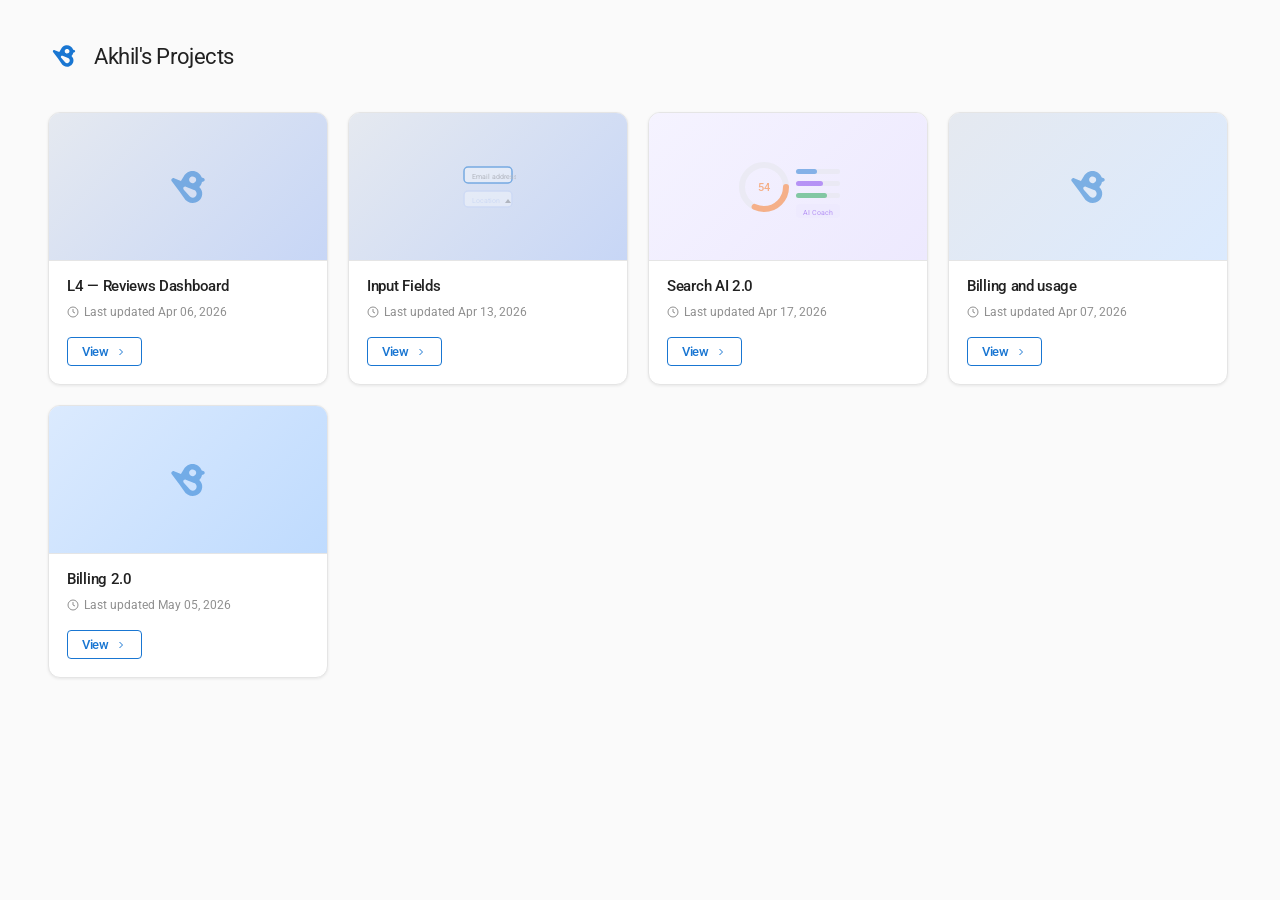
<file: index.html>
<!DOCTYPE html>
<html lang="en">
<head>
<meta charset="UTF-8"/>
<meta name="viewport" content="width=device-width, initial-scale=1.0"/>
<title>Akhil's Projects</title>
<link rel="preconnect" href="https://fonts.googleapis.com"/>
<link rel="preconnect" href="https://fonts.gstatic.com" crossorigin/>
<link rel="stylesheet" href="./ds-tokens.css"/>
<style>
*,*::before,*::after{box-sizing:border-box;margin:0;padding:0}
body{
  font-family:var(--ds-font-family);
  background:var(--ds-color-bg-page);
  min-height:100vh;
  color:var(--ds-color-text-primary);
}

/* ── HEADER ── */
.header{
  padding:40px 48px 0;
  display:flex;
  align-items:center;
  gap:14px;
}
.header-logo svg{display:block}
.header-title{
  font-size:22px;
  font-weight:400;
  letter-spacing:-0.44px;
  color:var(--ds-color-text-primary);
}

/* ── GRID ── */
.grid{
  padding:40px 48px 48px;
  display:flex;
  flex-wrap:wrap;
  gap:20px;
}

/* ── CARD ── */
.card{
  background:var(--ds-color-bg-surface);
  border:1px solid var(--ds-color-border);
  border-radius:var(--ds-radius-lg);
  width:280px;
  overflow:hidden;
  box-shadow:var(--ds-shadow-card);
  display:flex;
  flex-direction:column;
  transition:box-shadow 0.15s, border-color 0.15s;
}
.card:hover{
  box-shadow:0 4px 16px rgba(0,0,0,0.10);
  border-color:var(--ds-color-border-input);
}

.card-thumb{
  height:148px;
  background:var(--ds-color-rail-bg);
  display:flex;
  align-items:center;
  justify-content:center;
  border-bottom:1px solid var(--ds-color-border);
  overflow:hidden;
}
.card-thumb-l4{background:linear-gradient(135deg,#e5e9f0 0%,#c7d6f6 100%)}
.card-thumb-billing{background:linear-gradient(135deg,#e5e9f0 0%,#dbeafe 100%)}
.card-thumb svg{opacity:0.5}

.card-body{
  padding:16px 18px 18px;
  display:flex;
  flex-direction:column;
  gap:10px;
  flex:1;
}
.card-name{
  font-size:15px;
  font-weight:500;
  letter-spacing:-0.3px;
  color:var(--ds-color-text-primary);
}
.card-meta{
  font-size:12px;
  color:var(--ds-color-text-muted);
  letter-spacing:0;
  display:flex;
  align-items:center;
  gap:5px;
}
.card-meta svg{flex-shrink:0}

.card-footer{
  padding:0 18px 18px;
}
.view-btn{
  display:inline-flex;
  align-items:center;
  gap:6px;
  padding:6px 14px;
  border-radius:var(--ds-radius-sm);
  border:1px solid var(--ds-color-blue-100);
  background:transparent;
  font-size:13px;
  font-weight:500;
  letter-spacing:-0.26px;
  color:var(--ds-color-blue-100);
  cursor:pointer;
  text-decoration:none;
  font-family:var(--ds-font-family);
  transition:background 0.15s, color 0.15s;
}
.view-btn:hover{
  background:var(--ds-color-blue-100);
  color:#fff;
}
.view-btn svg{transition:stroke 0.15s}
.view-btn:hover svg{stroke:#fff}
</style>
</head>
<body>

  <header class="header">
    <div class="header-logo">
      <svg width="32" height="32" viewBox="0 0 28 28" fill="none" xmlns="http://www.w3.org/2000/svg">
        <path fill-rule="evenodd" clip-rule="evenodd" d="M17.6417 15.8029L17.6417 15.8027L17.6384 15.8014C17.5927 15.7816 17.5463 15.7632 17.4992 15.7463L12.7315 13.8611L12.7311 13.8618C12.6006 13.804 12.4564 13.7713 12.3044 13.7713C11.7231 13.7713 11.2518 14.2403 11.2518 14.8187C11.2518 15.0578 11.3332 15.2774 11.4688 15.4537L11.4681 15.4544L11.4764 15.4638C11.5005 15.4944 11.5259 15.524 11.5532 15.5517L14.9714 19.459L14.9715 19.4589C15.3977 19.9372 16.0196 20.2391 16.7125 20.2391C17.9972 20.2391 19.0387 19.2029 19.0387 17.9247C19.0387 16.9752 18.4638 16.1598 17.6417 15.8029M16.0713 7.92504C17.1523 7.58657 18.3171 8.14557 18.673 9.17345C19.0289 10.2013 18.4411 11.3088 17.36 11.6473C16.2791 11.9856 15.1142 11.4266 14.7583 10.3989C14.4025 9.37094 14.9903 8.26336 16.0713 7.92504M23.5537 9.17994C23.3965 8.95849 23.168 8.81665 22.9198 8.75419L22.9196 8.75053L21.9876 8.50627C21.9741 8.46262 21.9653 8.41842 21.9506 8.37481C20.9828 5.51383 17.8153 3.95809 14.8755 4.89999C13.3526 5.38783 12.1944 6.45242 11.5617 7.76098L9.87757 10.4368L5.88029 8.85972L5.87765 8.86265C5.62588 8.76042 5.33869 8.73796 5.05933 8.82742C4.44192 9.02534 4.10609 9.67275 4.30931 10.2738C4.33911 10.3616 4.38134 10.4416 4.42915 10.5168L4.4222 10.5248L8.59266 16.045C8.59643 16.05 8.59829 16.0555 8.60205 16.0603C8.60577 16.0655 8.61067 16.0695 8.61463 16.0746L11.5983 20.2565C12.9021 22.5847 15.7227 23.9859 18.4456 23.1135C21.3852 22.1718 22.984 19.089 22.0161 16.228C21.7148 15.3376 21.2002 14.5738 20.5458 13.9722C21.3708 13.1844 21.9306 12.1679 22.1398 11.0647L23.0412 10.8043L23.0406 10.7945C23.1205 10.7643 23.1987 10.7278 23.2723 10.6784C23.7751 10.3402 23.9012 9.66943 23.5537 9.17994" fill="#1976D2"/>
      </svg>
    </div>
    <h1 class="header-title">Akhil's Projects</h1>
  </header>

  <main class="grid">

    <!-- L4 Card -->
    <div class="card">
      <div class="card-thumb card-thumb-l4">
        <svg width="48" height="48" viewBox="0 0 28 28" fill="none" xmlns="http://www.w3.org/2000/svg">
          <path fill-rule="evenodd" clip-rule="evenodd" d="M17.6417 15.8029L17.6417 15.8027L17.6384 15.8014C17.5927 15.7816 17.5463 15.7632 17.4992 15.7463L12.7315 13.8611L12.7311 13.8618C12.6006 13.804 12.4564 13.7713 12.3044 13.7713C11.7231 13.7713 11.2518 14.2403 11.2518 14.8187C11.2518 15.0578 11.3332 15.2774 11.4688 15.4537L11.4681 15.4544L11.4764 15.4638C11.5005 15.4944 11.5259 15.524 11.5532 15.5517L14.9714 19.459L14.9715 19.4589C15.3977 19.9372 16.0196 20.2391 16.7125 20.2391C17.9972 20.2391 19.0387 19.2029 19.0387 17.9247C19.0387 16.9752 18.4638 16.1598 17.6417 15.8029M16.0713 7.92504C17.1523 7.58657 18.3171 8.14557 18.673 9.17345C19.0289 10.2013 18.4411 11.3088 17.36 11.6473C16.2791 11.9856 15.1142 11.4266 14.7583 10.3989C14.4025 9.37094 14.9903 8.26336 16.0713 7.92504M23.5537 9.17994C23.3965 8.95849 23.168 8.81665 22.9198 8.75419L22.9196 8.75053L21.9876 8.50627C21.9741 8.46262 21.9653 8.41842 21.9506 8.37481C20.9828 5.51383 17.8153 3.95809 14.8755 4.89999C13.3526 5.38783 12.1944 6.45242 11.5617 7.76098L9.87757 10.4368L5.88029 8.85972L5.87765 8.86265C5.62588 8.76042 5.33869 8.73796 5.05933 8.82742C4.44192 9.02534 4.10609 9.67275 4.30931 10.2738C4.33911 10.3616 4.38134 10.4416 4.42915 10.5168L4.4222 10.5248L8.59266 16.045C8.59643 16.05 8.59829 16.0555 8.60205 16.0603C8.60577 16.0655 8.61067 16.0695 8.61463 16.0746L11.5983 20.2565C12.9021 22.5847 15.7227 23.9859 18.4456 23.1135C21.3852 22.1718 22.984 19.089 22.0161 16.228C21.7148 15.3376 21.2002 14.5738 20.5458 13.9722C21.3708 13.1844 21.9306 12.1679 22.1398 11.0647L23.0412 10.8043L23.0406 10.7945C23.1205 10.7643 23.1987 10.7278 23.2723 10.6784C23.7751 10.3402 23.9012 9.66943 23.5537 9.17994" fill="#1976D2"/>
        </svg>
      </div>
      <div class="card-body">
        <div class="card-name">L4 — Reviews Dashboard</div>
        <div class="card-meta">
          <svg width="12" height="12" viewBox="0 0 24 24" fill="none" stroke="#8f8f8f" stroke-width="2"><circle cx="12" cy="12" r="10"/><polyline points="12 6 12 12 16 14"/></svg>
          Last updated Apr 06, 2026
        </div>
      </div>
      <div class="card-footer">
        <a class="view-btn" href="./L4/reviews_dashboard_v2.html">
          View
          <svg width="12" height="12" viewBox="0 0 24 24" fill="none" stroke="currentColor" stroke-width="2"><polyline points="9 18 15 12 9 6"/></svg>
        </a>
      </div>
    </div>

    <!-- Input Fields Card -->
    <div class="card">
      <div class="card-thumb" style="background:linear-gradient(135deg,#e5e9f0 0%,#c7d6f6 100%)">
        <svg width="56" height="48" viewBox="0 0 56 48" fill="none" xmlns="http://www.w3.org/2000/svg">
          <rect x="4" y="4" width="48" height="16" rx="4" fill="white" fill-opacity="0.7" stroke="#1976D2" stroke-width="1.5"/>
          <rect x="4" y="28" width="48" height="16" rx="4" fill="white" fill-opacity="0.7" stroke="#c7d6f6" stroke-width="1.5"/>
          <text x="12" y="16" font-family="Roboto,sans-serif" font-size="7" fill="#8f8f8f">Email address</text>
          <text x="12" y="40" font-family="Roboto,sans-serif" font-size="7" fill="#c7d6f6">Location</text>
          <polygon points="48,36 51,40 45,40" fill="#8f8f8f"/>
        </svg>
      </div>
      <div class="card-body">
        <div class="card-name">Input Fields</div>
        <div class="card-meta">
          <svg width="12" height="12" viewBox="0 0 24 24" fill="none" stroke="#8f8f8f" stroke-width="2"><circle cx="12" cy="12" r="10"/><polyline points="12 6 12 12 16 14"/></svg>
          Last updated Apr 13, 2026
        </div>
      </div>
      <div class="card-footer">
        <a class="view-btn" href="./input-fields.html">
          View
          <svg width="12" height="12" viewBox="0 0 24 24" fill="none" stroke="currentColor" stroke-width="2"><polyline points="9 18 15 12 9 6"/></svg>
        </a>
      </div>
    </div>

    <!-- Search AI 2.0 Card -->
    <div class="card">
      <div class="card-thumb" style="background:linear-gradient(135deg,#f5f3ff 0%,#ede9fe 100%)">
        <svg width="120" height="80" viewBox="0 0 120 80" fill="none" xmlns="http://www.w3.org/2000/svg">
          <!-- Donut -->
          <circle cx="36" cy="40" r="22" fill="none" stroke="#e5e7eb" stroke-width="6"/>
          <circle cx="36" cy="40" r="22" fill="none" stroke="#f97316" stroke-width="6"
            stroke-dasharray="75 125" stroke-dashoffset="31" stroke-linecap="round"/>
          <text x="36" y="44" text-anchor="middle" font-family="Roboto,sans-serif" font-size="11" font-weight="500" fill="#f97316">54</text>
          <!-- Bars -->
          <rect x="68" y="22" width="44" height="5" rx="2.5" fill="#e5e7eb"/>
          <rect x="68" y="22" width="21" height="5" rx="2.5" fill="#1976d2"/>
          <rect x="68" y="34" width="44" height="5" rx="2.5" fill="#e5e7eb"/>
          <rect x="68" y="34" width="27" height="5" rx="2.5" fill="#7c3aed"/>
          <rect x="68" y="46" width="44" height="5" rx="2.5" fill="#e5e7eb"/>
          <rect x="68" y="46" width="31" height="5" rx="2.5" fill="#16a34a"/>
          <!-- AI Coach tag -->
          <rect x="68" y="57" width="44" height="14" rx="4" fill="#ede9fe"/>
          <text x="90" y="68" text-anchor="middle" font-family="Roboto,sans-serif" font-size="7" fill="#7c3aed">AI Coach</text>
        </svg>
      </div>
      <div class="card-body">
        <div class="card-name">Search AI 2.0</div>
        <div class="card-meta">
          <svg width="12" height="12" viewBox="0 0 24 24" fill="none" stroke="#8f8f8f" stroke-width="2"><circle cx="12" cy="12" r="10"/><polyline points="12 6 12 12 16 14"/></svg>
          Last updated Apr 17, 2026
        </div>
      </div>
      <div class="card-footer">
        <a class="view-btn" href="./SearchAI/search_ai_overview.html">
          View
          <svg width="12" height="12" viewBox="0 0 24 24" fill="none" stroke="currentColor" stroke-width="2"><polyline points="9 18 15 12 9 6"/></svg>
        </a>
      </div>
    </div>

    <!-- Billing Card -->
    <div class="card">
      <div class="card-thumb card-thumb-billing">
        <svg width="48" height="48" viewBox="0 0 28 28" fill="none" xmlns="http://www.w3.org/2000/svg">
          <path fill-rule="evenodd" clip-rule="evenodd" d="M17.6417 15.8029L17.6417 15.8027L17.6384 15.8014C17.5927 15.7816 17.5463 15.7632 17.4992 15.7463L12.7315 13.8611L12.7311 13.8618C12.6006 13.804 12.4564 13.7713 12.3044 13.7713C11.7231 13.7713 11.2518 14.2403 11.2518 14.8187C11.2518 15.0578 11.3332 15.2774 11.4688 15.4537L11.4681 15.4544L11.4764 15.4638C11.5005 15.4944 11.5259 15.524 11.5532 15.5517L14.9714 19.459L14.9715 19.4589C15.3977 19.9372 16.0196 20.2391 16.7125 20.2391C17.9972 20.2391 19.0387 19.2029 19.0387 17.9247C19.0387 16.9752 18.4638 16.1598 17.6417 15.8029M16.0713 7.92504C17.1523 7.58657 18.3171 8.14557 18.673 9.17345C19.0289 10.2013 18.4411 11.3088 17.36 11.6473C16.2791 11.9856 15.1142 11.4266 14.7583 10.3989C14.4025 9.37094 14.9903 8.26336 16.0713 7.92504M23.5537 9.17994C23.3965 8.95849 23.168 8.81665 22.9198 8.75419L22.9196 8.75053L21.9876 8.50627C21.9741 8.46262 21.9653 8.41842 21.9506 8.37481C20.9828 5.51383 17.8153 3.95809 14.8755 4.89999C13.3526 5.38783 12.1944 6.45242 11.5617 7.76098L9.87757 10.4368L5.88029 8.85972L5.87765 8.86265C5.62588 8.76042 5.33869 8.73796 5.05933 8.82742C4.44192 9.02534 4.10609 9.67275 4.30931 10.2738C4.33911 10.3616 4.38134 10.4416 4.42915 10.5168L4.4222 10.5248L8.59266 16.045C8.59643 16.05 8.59829 16.0555 8.60205 16.0603C8.60577 16.0655 8.61067 16.0695 8.61463 16.0746L11.5983 20.2565C12.9021 22.5847 15.7227 23.9859 18.4456 23.1135C21.3852 22.1718 22.984 19.089 22.0161 16.228C21.7148 15.3376 21.2002 14.5738 20.5458 13.9722C21.3708 13.1844 21.9306 12.1679 22.1398 11.0647L23.0412 10.8043L23.0406 10.7945C23.1205 10.7643 23.1987 10.7278 23.2723 10.6784C23.7751 10.3402 23.9012 9.66943 23.5537 9.17994" fill="#1976D2"/>
        </svg>
      </div>
      <div class="card-body">
        <div class="card-name">Billing and usage</div>
        <div class="card-meta">
          <svg width="12" height="12" viewBox="0 0 24 24" fill="none" stroke="#8f8f8f" stroke-width="2"><circle cx="12" cy="12" r="10"/><polyline points="12 6 12 12 16 14"/></svg>
          Last updated Apr 07, 2026
        </div>
      </div>
      <div class="card-footer">
        <a class="view-btn" href="./Billing/billing_usage.html">
          View
          <svg width="12" height="12" viewBox="0 0 24 24" fill="none" stroke="currentColor" stroke-width="2"><polyline points="9 18 15 12 9 6"/></svg>
        </a>
      </div>
    </div>

    <!-- Billing 2.0 Card -->
    <div class="card">
      <div class="card-thumb" style="background:linear-gradient(135deg,#dbeafe 0%,#bfdbfe 100%)">
        <svg width="48" height="48" viewBox="0 0 28 28" fill="none" xmlns="http://www.w3.org/2000/svg">
          <path fill-rule="evenodd" clip-rule="evenodd" d="M17.6417 15.8029L17.6417 15.8027L17.6384 15.8014C17.5927 15.7816 17.5463 15.7632 17.4992 15.7463L12.7315 13.8611L12.7311 13.8618C12.6006 13.804 12.4564 13.7713 12.3044 13.7713C11.7231 13.7713 11.2518 14.2403 11.2518 14.8187C11.2518 15.0578 11.3332 15.2774 11.4688 15.4537L11.4681 15.4544L11.4764 15.4638C11.5005 15.4944 11.5259 15.524 11.5532 15.5517L14.9714 19.459L14.9715 19.4589C15.3977 19.9372 16.0196 20.2391 16.7125 20.2391C17.9972 20.2391 19.0387 19.2029 19.0387 17.9247C19.0387 16.9752 18.4638 16.1598 17.6417 15.8029M16.0713 7.92504C17.1523 7.58657 18.3171 8.14557 18.673 9.17345C19.0289 10.2013 18.4411 11.3088 17.36 11.6473C16.2791 11.9856 15.1142 11.4266 14.7583 10.3989C14.4025 9.37094 14.9903 8.26336 16.0713 7.92504M23.5537 9.17994C23.3965 8.95849 23.168 8.81665 22.9198 8.75419L22.9196 8.75053L21.9876 8.50627C21.9741 8.46262 21.9653 8.41842 21.9506 8.37481C20.9828 5.51383 17.8153 3.95809 14.8755 4.89999C13.3526 5.38783 12.1944 6.45242 11.5617 7.76098L9.87757 10.4368L5.88029 8.85972L5.87765 8.86265C5.62588 8.76042 5.33869 8.73796 5.05933 8.82742C4.44192 9.02534 4.10609 9.67275 4.30931 10.2738C4.33911 10.3616 4.38134 10.4416 4.42915 10.5168L4.4222 10.5248L8.59266 16.045C8.59643 16.05 8.59829 16.0555 8.60205 16.0603C8.60577 16.0655 8.61067 16.0695 8.61463 16.0746L11.5983 20.2565C12.9021 22.5847 15.7227 23.9859 18.4456 23.1135C21.3852 22.1718 22.984 19.089 22.0161 16.228C21.7148 15.3376 21.2002 14.5738 20.5458 13.9722C21.3708 13.1844 21.9306 12.1679 22.1398 11.0647L23.0412 10.8043L23.0406 10.7945C23.1205 10.7643 23.1987 10.7278 23.2723 10.6784C23.7751 10.3402 23.9012 9.66943 23.5537 9.17994" fill="#1976D2"/>
        </svg>
      </div>
      <div class="card-body">
        <div class="card-name">Billing 2.0</div>
        <div class="card-meta">
          <svg width="12" height="12" viewBox="0 0 24 24" fill="none" stroke="#8f8f8f" stroke-width="2"><circle cx="12" cy="12" r="10"/><polyline points="12 6 12 12 16 14"/></svg>
          Last updated May 05, 2026
        </div>
      </div>
      <div class="card-footer">
        <a class="view-btn" href="./Billing/birdai_credits_allotment.html">
          View
          <svg width="12" height="12" viewBox="0 0 24 24" fill="none" stroke="currentColor" stroke-width="2"><polyline points="9 18 15 12 9 6"/></svg>
        </a>
      </div>
    </div>

  </main>

</body>
</html>
</file>
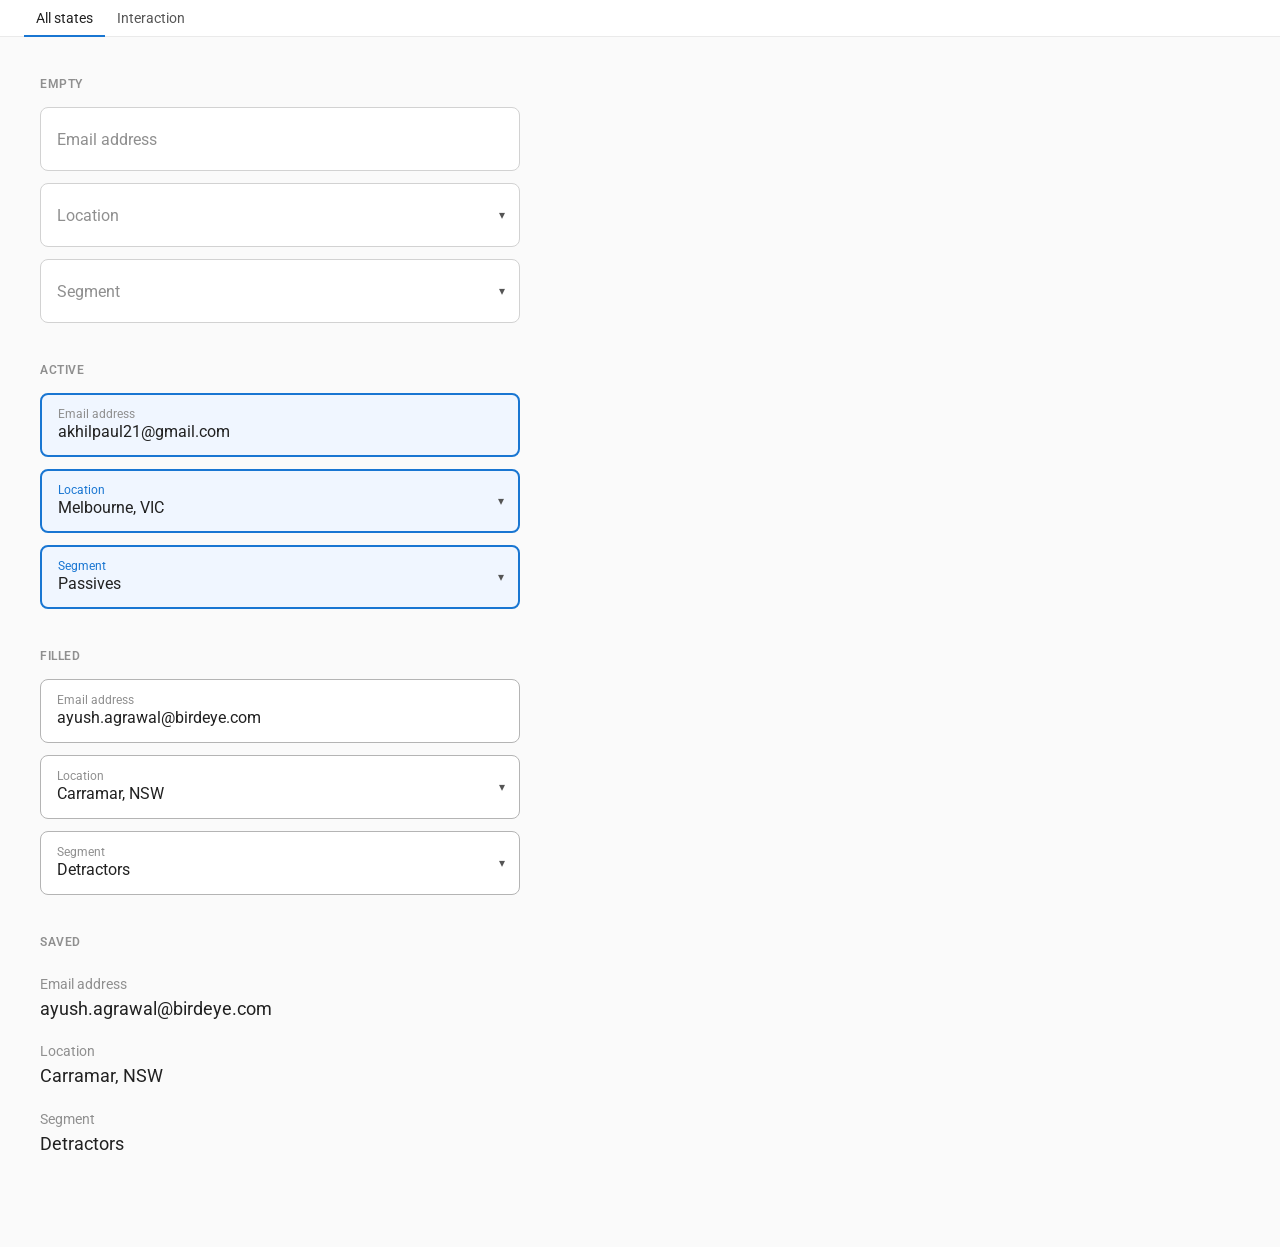
<file: input-fields.html>
<!DOCTYPE html>
<html lang="en">
<head>
<meta charset="UTF-8"/>
<meta name="viewport" content="width=device-width, initial-scale=1.0"/>
<title>Input Fields</title>
<link rel="preconnect" href="https://fonts.googleapis.com"/>
<link rel="preconnect" href="https://fonts.gstatic.com" crossorigin/>
<link rel="stylesheet" href="./ds-tokens.css"/>
<style>
*, *::before, *::after { box-sizing: border-box; margin: 0; padding: 0; }

body {
  font-family: var(--ds-font-family);
  background: var(--ds-color-bg-page);
  min-height: 100vh;
  color: var(--ds-color-text-primary);
  padding: 0;
}

/* ── TABS ── */
.tabs-bar {
  background: #fff;
  border-bottom: 1px solid rgb(234, 234, 234);
  display: flex;
  align-items: flex-end;
  padding: 0 24px;
  height: 37px;
}

.tab {
  height: 37px;
  display: flex;
  align-items: center;
  padding: 0 12px;
  font-size: 14px;
  font-weight: 400;
  color: rgb(85, 85, 85);
  cursor: pointer;
  border-bottom: 2px solid transparent;
  margin-bottom: -1px;
  user-select: none;
  white-space: nowrap;
}

.tab.tab--active {
  color: rgb(33, 33, 33);
  border-bottom-color: rgb(25, 118, 210);
}

/* ── TAB PANELS ── */
.tab-panel {
  display: none;
  padding: 40px;
}

.tab-panel.tab-panel--active {
  display: block;
}

.showcase {
  max-width: 480px;
}

/* Section label */
.section-label {
  font-size: 12px;
  font-weight: 600;
  letter-spacing: 0.5px;
  color: rgb(143, 143, 143);
  text-transform: uppercase;
  margin-bottom: 16px;
}

.field-group {
  display: flex;
  flex-direction: column;
  gap: 12px;
  margin-bottom: 40px;
}

/* ── BASE FIELD ── */
.field {
  position: relative;
  width: 100%;
  height: 64px;
  background: #fff;
  border: 1px solid rgb(210, 210, 210);
  border-radius: 8px;
  display: flex;
  align-items: center;
  padding: 0 16px;
  cursor: text;
}

/* Empty state placeholder */
.field--empty .field__placeholder {
  font-size: 16px;
  color: rgb(143, 143, 143);
  font-weight: 400;
  pointer-events: none;
  user-select: none;
}

/* Active (filled) state */
.field--active {
  border: 2px solid rgb(25, 118, 210);
  background: rgb(240, 246, 255);
  flex-direction: column;
  align-items: flex-start;
  justify-content: center;
  gap: 2px;
  padding: 10px 16px;
}

.field--active .field__label {
  font-size: 12px;
  color: rgb(143, 143, 143);
  font-weight: 400;
  line-height: 1;
}

.field--active.field--select .field__label {
  color: rgb(25, 118, 210);
}

.field--active .field__value {
  font-size: 16px;
  color: rgb(33, 33, 33);
  font-weight: 400;
  line-height: 1.3;
}

/* Dropdown chevron */
.field__chevron {
  position: absolute;
  right: 14px;
  top: 50%;
  transform: translateY(-50%);
  pointer-events: none;
  color: rgb(85, 85, 85);
  font-size: 12px;
}

/* Filled state — floating label + value, gray border, no blue tint */
.field--filled {
  border: 1px solid rgb(180, 180, 180);
  background: #fff;
  flex-direction: column;
  align-items: flex-start;
  justify-content: center;
  gap: 2px;
  padding: 10px 16px;
}

.field--filled .field__label {
  font-size: 12px;
  color: rgb(143, 143, 143);
  font-weight: 400;
  line-height: 1;
}

.field--filled .field__value {
  font-size: 16px;
  color: rgb(33, 33, 33);
  font-weight: 400;
  line-height: 1.3;
}

/* Saved state — borderless, label + value with bottom divider */
.saved-group {
  display: flex;
  flex-direction: column;
  margin-bottom: 40px;
}

.saved-field {
  padding: 12px 0;
}

.saved-field__label {
  font-size: 14px;
  color: rgb(143, 143, 143);
  font-weight: 400;
  line-height: 1;
  margin-bottom: 6px;
}

.saved-field__value {
  font-size: 18px;
  color: rgb(33, 33, 33);
  font-weight: 400;
  line-height: 1.3;
}

/* Native select/input reset */
.field__input {
  position: absolute;
  inset: 0;
  width: 100%;
  height: 100%;
  opacity: 0;
  cursor: pointer;
  border: none;
  background: transparent;
}

/* ── INTERACTIVE FIELD ── */
.ifield {
  position: relative;
  width: 100%;
  height: 64px;
  background: #fff;
  border: 1px solid rgb(210, 210, 210);
  border-radius: 8px;
  cursor: text;
  transition: border-color 0.15s ease, background 0.15s ease;
}

/* Floating label — starts as placeholder, animates up */
.ifield__label {
  position: absolute;
  left: 16px;
  top: 50%;
  transform: translateY(-50%);
  font-size: 16px;
  font-family: var(--ds-font-family);
  color: rgb(143, 143, 143);
  pointer-events: none;
  transition: top 0.15s ease, font-size 0.15s ease, color 0.15s ease, transform 0.15s ease;
}

/* Real text input */
.ifield__real-input {
  position: absolute;
  left: 16px;
  right: 16px;
  bottom: 10px;
  width: calc(100% - 32px);
  border: none;
  background: transparent;
  font-size: 16px;
  font-family: var(--ds-font-family);
  color: rgb(33, 33, 33);
  outline: none;
  opacity: 0;
  transition: opacity 0.1s ease;
}

/* Hidden native select — covers whole field for click capture */
.ifield__select {
  position: absolute;
  inset: 0;
  width: 100%;
  height: 100%;
  opacity: 0;
  cursor: pointer;
  border: none;
  background: transparent;
  font-size: 16px;
  font-family: var(--ds-font-family);
}

/* Displayed selected value */
.ifield__display {
  position: absolute;
  left: 16px;
  bottom: 10px;
  font-size: 16px;
  font-family: var(--ds-font-family);
  color: rgb(33, 33, 33);
  pointer-events: none;
  opacity: 0;
  transition: opacity 0.1s ease;
}

/* Chevron */
.ifield__chevron {
  position: absolute;
  right: 14px;
  top: 50%;
  transform: translateY(-50%);
  pointer-events: none;
  color: rgb(85, 85, 85);
  font-size: 12px;
}

/* ACTIVE state */
.ifield--active {
  border: 2px solid rgb(25, 118, 210);
  background: rgb(240, 246, 255);
}

.ifield--active .ifield__label {
  top: 14px;
  transform: translateY(0);
  font-size: 12px;
  color: rgb(143, 143, 143);
}

.ifield--active.ifield--select .ifield__label {
  color: rgb(25, 118, 210);
}

.ifield--active .ifield__real-input,
.ifield--active .ifield__display {
  opacity: 1;
}

/* FILLED state */
.ifield--filled {
  border: 1px solid rgb(180, 180, 180);
  background: #fff;
}

.ifield--filled .ifield__label {
  top: 14px;
  transform: translateY(0);
  font-size: 12px;
  color: rgb(143, 143, 143);
}

.ifield--filled .ifield__real-input,
.ifield--filled .ifield__display {
  opacity: 1;
}
</style>
</head>
<body>

<!-- TABS BAR -->
<div class="tabs-bar">
  <div class="tab tab--active" onclick="switchTab('all-states')">All states</div>
  <div class="tab" onclick="switchTab('interaction')">Interaction</div>
</div>

<!-- ALL STATES PANEL -->
<div class="tab-panel tab-panel--active" id="panel-all-states">
<div class="showcase">

  <!-- EMPTY -->
  <div class="section-label">Empty</div>
  <div class="field-group">

    <!-- Text input — empty -->
    <div class="field field--empty">
      <span class="field__placeholder">Email address</span>
    </div>

    <!-- Select — empty -->
    <div class="field field--empty field--select">
      <span class="field__placeholder">Location</span>
      <span class="field__chevron">▾</span>
    </div>

    <!-- Select — empty -->
    <div class="field field--empty field--select">
      <span class="field__placeholder">Segment</span>
      <span class="field__chevron">▾</span>
    </div>

  </div>

  <!-- ACTIVE -->
  <div class="section-label">Active</div>
  <div class="field-group">

    <!-- Text input — active/filled -->
    <div class="field field--active">
      <span class="field__label">Email address</span>
      <span class="field__value">akhilpaul21@gmail.com</span>
    </div>

    <!-- Select — active/filled -->
    <div class="field field--active field--select">
      <span class="field__label">Location</span>
      <span class="field__value">Melbourne, VIC</span>
      <span class="field__chevron">▾</span>
    </div>

    <!-- Select — active/filled -->
    <div class="field field--active field--select">
      <span class="field__label">Segment</span>
      <span class="field__value">Passives</span>
      <span class="field__chevron">▾</span>
    </div>

  </div>


  <!-- FILLED -->
  <div class="section-label">Filled</div>
  <div class="field-group">

    <!-- Text input — filled -->
    <div class="field field--filled">
      <span class="field__label">Email address</span>
      <span class="field__value">ayush.agrawal@birdeye.com</span>
    </div>

    <!-- Select — filled -->
    <div class="field field--filled field--select">
      <span class="field__label">Location</span>
      <span class="field__value">Carramar, NSW</span>
      <span class="field__chevron">▾</span>
    </div>

    <!-- Select — filled -->
    <div class="field field--filled field--select">
      <span class="field__label">Segment</span>
      <span class="field__value">Detractors</span>
      <span class="field__chevron">▾</span>
    </div>

  </div>

  <!-- SAVED -->
  <div class="section-label">Saved</div>
  <div class="saved-group">

    <div class="saved-field">
      <div class="saved-field__label">Email address</div>
      <div class="saved-field__value">ayush.agrawal@birdeye.com</div>
    </div>

    <div class="saved-field">
      <div class="saved-field__label">Location</div>
      <div class="saved-field__value">Carramar, NSW</div>
    </div>

    <div class="saved-field">
      <div class="saved-field__label">Segment</div>
      <div class="saved-field__value">Detractors</div>
    </div>

  </div>

</div>
</div><!-- /panel-all-states -->

<!-- INTERACTION PANEL -->
<div class="tab-panel" id="panel-interaction">
  <div class="showcase">
    <div class="field-group">

      <!-- Email address — interactive text input -->
      <div class="ifield" id="ifield-email">
        <label class="ifield__label" for="input-email">Email address</label>
        <input
          class="ifield__real-input"
          id="input-email"
          type="email"
          autocomplete="off"
        />
      </div>

      <!-- Location — interactive dropdown -->
      <div class="ifield ifield--select" id="ifield-location">
        <label class="ifield__label" for="input-location">Location</label>
        <span class="ifield__display" id="display-location"></span>
        <select class="ifield__select" id="input-location">
          <option value="" disabled selected></option>
          <option>Melbourne, VIC</option>
          <option>Carramar, NSW</option>
          <option>Sydney, NSW</option>
          <option>Brisbane, QLD</option>
          <option>Perth, WA</option>
        </select>
        <span class="ifield__chevron">▾</span>
      </div>

    </div>
  </div>
</div>

<script>
function switchTab(name) {
  document.querySelectorAll('.tab').forEach(t => t.classList.remove('tab--active'));
  document.querySelectorAll('.tab-panel').forEach(p => p.classList.remove('tab-panel--active'));
  document.querySelector('[onclick="switchTab(\'' + name + '\')"]').classList.add('tab--active');
  document.getElementById('panel-' + name).classList.add('tab-panel--active');
}

// ── Interactive text input ──
const emailField = document.getElementById('ifield-email');
const emailInput = document.getElementById('input-email');

emailField.addEventListener('click', () => emailInput.focus());

emailInput.addEventListener('focus', () => {
  emailField.classList.remove('ifield--filled');
  emailField.classList.add('ifield--active');
});

emailInput.addEventListener('blur', () => {
  emailField.classList.remove('ifield--active');
  if (emailInput.value.trim()) {
    emailField.classList.add('ifield--filled');
  }
});

// ── Interactive dropdown ──
const locationField = document.getElementById('ifield-location');
const locationSelect = document.getElementById('input-location');
const locationDisplay = document.getElementById('display-location');

locationSelect.addEventListener('focus', () => {
  locationField.classList.remove('ifield--filled');
  locationField.classList.add('ifield--active');
});

locationSelect.addEventListener('change', () => {
  locationDisplay.textContent = locationSelect.options[locationSelect.selectedIndex].text;
});

locationSelect.addEventListener('blur', () => {
  locationField.classList.remove('ifield--active');
  if (locationSelect.value) {
    locationField.classList.add('ifield--filled');
  }
});
</script>
</body>
</html>
</file>
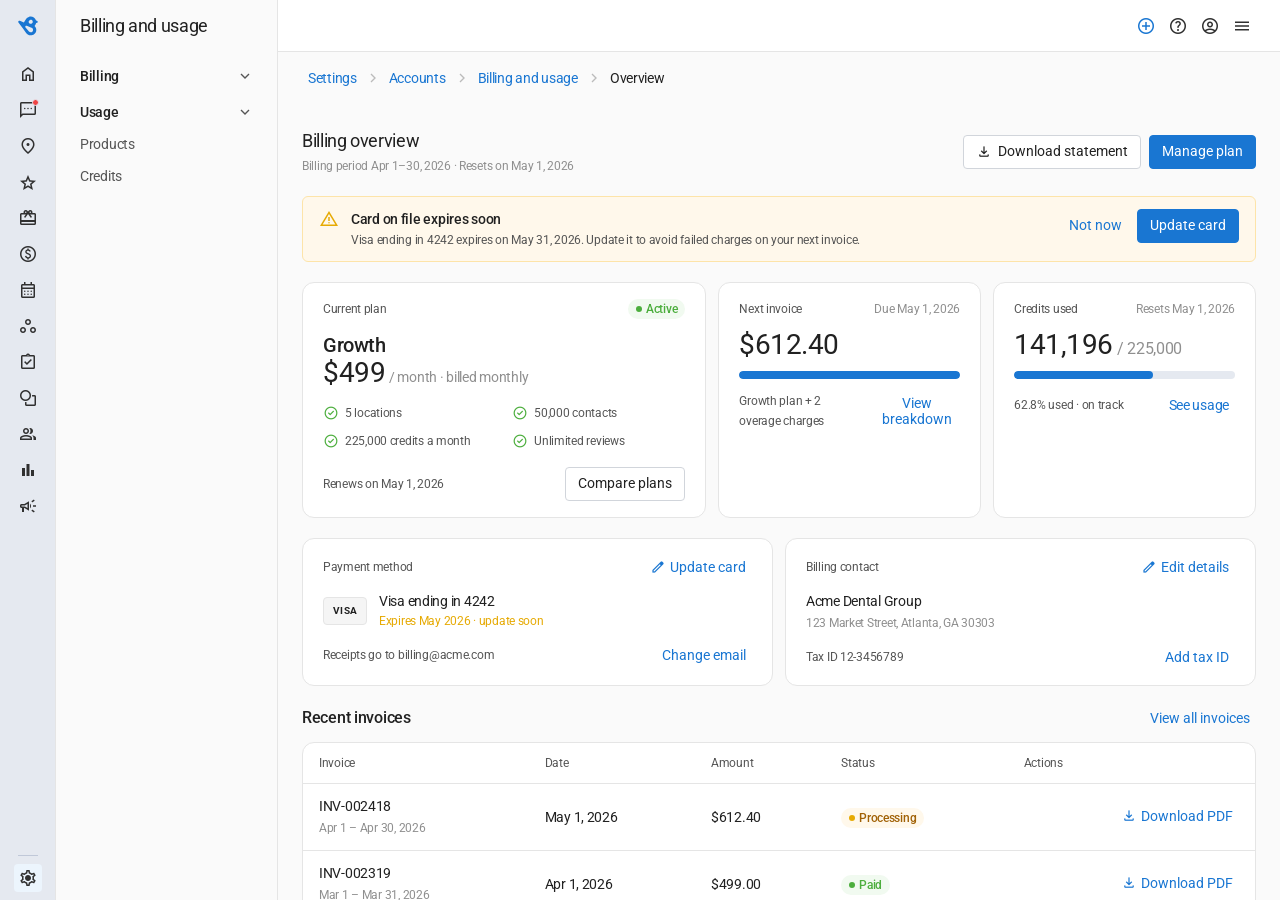
<file: Billing/billing_overview.html>
<!DOCTYPE html>
<!--
  Billing overview — Aero DS + Iris (Birdeye Copy Intelligence)

  Design notes
  ────────────
  - Layout follows CLAUDE.md (L1 rail 56px, L2 sidebar 222px, top nav 52px,
    breadcrumb 52px, scrollable content).
  - Colors, type, spacing, radii, heights all consume CSS variables from
    ../ds-tokens.css. No ad-hoc hex values in the new components.

  Copy notes (applied from BIRDEYE-COPY-SKILL.md)
  ───────────────────────────────────────────────
  - Surface: Billing  →  voice.v1.formal · temperature 2–3
  - Sentence case everywhere. No exclamation marks. No "please".
  - Buttons: verb + noun ("Update card", "Manage plan", "Download PDF").
  - Alerts follow [Issue] + [Context] + [Next step].
  - Dates: "Jan 15, 2023" format. Money: grouped thousands, 2 decimals.
  - Canonical glossary: uses "manage", "turn on", "get", "share".
-->
<html lang="en">
<head>
<meta charset="UTF-8"/>
<meta name="viewport" content="width=device-width, initial-scale=1.0"/>
<title>Billing overview</title>
<link rel="preconnect" href="https://fonts.googleapis.com"/>
<link rel="preconnect" href="https://fonts.gstatic.com" crossorigin/>
<link rel="stylesheet" href="https://fonts.googleapis.com/css2?family=Material+Symbols+Outlined:opsz,wght,FILL,GRAD@20,400,0,0&display=block"/>
<link rel="stylesheet" href="../ds-tokens.css"/>
<style>
*,*::before,*::after{box-sizing:border-box;margin:0;padding:0}
body{
  font-family:var(--ds-font-family);
  background:var(--ds-color-bg-page);
  height:100vh;
  overflow:hidden;
  color:var(--ds-color-text-primary);
  font-size:var(--ds-font-size-base);
  font-weight:var(--ds-font-weight-regular);
  line-height:20px;
  letter-spacing:-0.28px;
}

/* ── LAYOUT ── */
.body-wrap{display:flex;height:100vh;overflow:hidden}

/* ── RAIL (L1) ── */
.rail{
  width:var(--ds-width-rail);
  background:var(--ds-color-rail-bg);
  border-right:1px solid var(--ds-color-border);
  display:flex;flex-direction:column;flex-shrink:0;
}
.rail-logo-area{
  height:var(--ds-height-topnav);
  display:flex;align-items:center;justify-content:center;flex-shrink:0;
}
.rail-nav{
  flex:1;display:flex;flex-direction:column;align-items:center;
  padding:var(--ds-space-2) 14px;gap:var(--ds-space-2);overflow:hidden;
}
.rail-btn{
  width:var(--ds-width-btn);height:var(--ds-width-btn);
  border-radius:var(--ds-radius-sm);
  display:flex;align-items:center;justify-content:center;
  cursor:pointer;flex-shrink:0;color:var(--ds-color-text-icon);
}
.rail-btn:hover{background:rgba(0,0,0,0.06)}
.rail-btn.active{background:var(--ds-color-blue-selected)}
.rail-btn .material-symbols-outlined{font-size:20px}
.rail-divider{width:20px;height:1px;background:#c0c8d8;flex-shrink:0;margin:0 auto}

/* ── SIDEBAR (L2) ── */
.sidebar{
  width:var(--ds-width-sidebar);
  background:var(--ds-color-bg-subtle);
  border-right:1px solid var(--ds-color-border);
  display:flex;flex-direction:column;flex-shrink:0;overflow:hidden;
}
.sb-title{
  height:var(--ds-height-topnav);
  display:flex;align-items:center;
  padding:15px var(--ds-space-6);
  font-size:var(--ds-font-size-lg);
  font-weight:var(--ds-font-weight-regular);
  line-height:26px;letter-spacing:-0.36px;
  color:var(--ds-color-text-primary);flex-shrink:0;
}
.sb-body{flex:1;overflow-y:auto;padding:var(--ds-space-2) var(--ds-space-4)}
.sb-body::-webkit-scrollbar{width:4px}
.sb-body::-webkit-scrollbar-thumb{background:var(--ds-color-blue-selected);border-radius:4px}
.sb-group{display:flex;flex-direction:column}
.sb-group + .sb-group{margin-top:var(--ds-space-1)}
.sb-group-hdr{
  display:flex;align-items:center;justify-content:space-between;
  padding:var(--ds-space-1) var(--ds-space-2);height:32px;cursor:pointer;
  font-size:var(--ds-font-size-base);color:var(--ds-color-text-primary);
  border-radius:var(--ds-radius-sm);
  font-weight:var(--ds-font-weight-medium);
  user-select:none;
}
.sb-group-hdr:hover{background:rgba(0,0,0,0.04)}
.sb-group-hdr svg{
  flex-shrink:0;color:var(--ds-color-text-secondary);
  transition:transform 0.15s ease;
}
.sb-group.collapsed .sb-group-hdr svg{transform:rotate(180deg)}
.sb-group-body{
  display:flex;flex-direction:column;
  overflow:hidden;transition:max-height 0.2s ease;
}
.sb-group.collapsed .sb-group-body{max-height:0 !important}
.sb-item{
  display:flex;align-items:center;
  padding:var(--ds-space-1) var(--ds-space-2);
  height:32px;cursor:pointer;
  font-size:var(--ds-font-size-base);color:var(--ds-color-text-secondary);
  border-radius:var(--ds-radius-sm);text-decoration:none;
}
.sb-item:hover{background:var(--ds-color-bg-muted)}
.sb-item.active{background:#E5E9F1}

/* ── TOP NAV ── */
.top-nav{
  height:var(--ds-height-topnav);
  background:var(--ds-color-bg-surface);
  border-bottom:1px solid var(--ds-color-border);
  display:flex;align-items:center;justify-content:flex-end;
  padding:12px var(--ds-space-6);gap:var(--ds-space-1);flex-shrink:0;
}
.top-nav-btn{
  width:var(--ds-width-btn);height:var(--ds-width-btn);
  border-radius:var(--ds-radius-sm);
  display:flex;align-items:center;justify-content:center;
  cursor:pointer;color:var(--ds-color-text-icon);
}
.top-nav-btn:hover{background:rgba(0,0,0,0.06)}
.top-nav-btn .material-symbols-outlined{font-size:20px}
.top-nav-btn.add{color:var(--ds-color-blue-100)}

/* ── MAIN ── */
.main{flex:1;display:flex;flex-direction:column;overflow:hidden}

/* ── BREADCRUMB ── */
.breadcrumb-bar{
  height:var(--ds-height-topnav);
  display:flex;align-items:center;padding:0 var(--ds-space-6);flex-shrink:0;
}
.breadcrumb{display:flex;align-items:center;gap:2px}
.breadcrumb-link{
  font-size:var(--ds-font-size-base);color:var(--ds-color-blue-100);
  cursor:pointer;padding:var(--ds-space-1) 6px;border-radius:var(--ds-radius-sm);
}
.breadcrumb-link:hover{text-decoration:underline}
.breadcrumb-sep{display:flex;align-items:center;color:#bbb}
.breadcrumb-current{
  font-size:var(--ds-font-size-base);color:var(--ds-color-text-primary);
  padding:var(--ds-space-1) 6px;
}

/* ── CONTENT ── */
.content{flex:1;overflow-y:auto;padding:var(--ds-space-6)}
.content::-webkit-scrollbar{width:6px}
.content::-webkit-scrollbar-thumb{background:#d1d5db;border-radius:4px}

/* ── PAGE HEADER ── */
.page-header{
  display:flex;align-items:center;justify-content:space-between;
  margin-bottom:var(--ds-space-5);
}
.page-title{
  font-size:var(--ds-font-size-lg);font-weight:var(--ds-font-weight-regular);
  line-height:26px;letter-spacing:-0.36px;color:var(--ds-color-text-primary);
}
.page-sub{
  font-size:var(--ds-font-size-sm);color:var(--ds-color-text-muted);
  margin-top:2px;
}

/* ── BUTTONS ── */
.btn{
  font-family:var(--ds-font-family);
  font-size:var(--ds-font-size-base);
  font-weight:var(--ds-font-weight-regular);
  padding:6px 12px;border-radius:var(--ds-radius-sm);
  cursor:pointer;line-height:1.4;border:1px solid transparent;
  display:inline-flex;align-items:center;gap:6px;white-space:nowrap;
}
.btn-primary{background:var(--ds-color-blue-100);color:#fff;border-color:var(--ds-color-blue-100)}
.btn-primary:hover{background:var(--ds-color-blue-dark);border-color:var(--ds-color-blue-dark)}
.btn-secondary{background:var(--ds-color-bg-surface);color:var(--ds-color-text-primary);border-color:#d1d5db}
.btn-secondary:hover{background:var(--ds-color-bg-muted)}
.btn-ghost{background:transparent;color:var(--ds-color-blue-100);border-color:transparent;padding:4px 6px}
.btn-ghost:hover{background:var(--ds-color-bg-muted)}

/* ── ALERT (warning) ── */
.alert{
  display:flex;align-items:flex-start;gap:var(--ds-space-3);
  background:#fff8eb;border:1px solid #fde4a9;
  border-radius:var(--ds-radius-md);
  padding:var(--ds-space-3) var(--ds-space-4);
  margin-bottom:var(--ds-space-5);
}
.alert-icon{
  flex-shrink:0;color:var(--ds-color-warning);
  width:20px;height:20px;display:flex;align-items:center;justify-content:center;
}
.alert-body{flex:1;min-width:0}
.alert-title{
  font-size:var(--ds-font-size-base);
  font-weight:var(--ds-font-weight-medium);
  color:var(--ds-color-text-primary);margin-bottom:2px;
}
.alert-desc{
  font-size:var(--ds-font-size-sm);color:var(--ds-color-text-secondary);
  line-height:18px;
}
.alert-actions{display:flex;align-items:center;gap:var(--ds-space-2);flex-shrink:0}

/* ── CARDS GRID ── */
.cards-row{
  display:grid;
  grid-template-columns:2fr 1.3fr 1.3fr;
  gap:var(--ds-space-3);
  margin-bottom:var(--ds-space-5);
}
.card{
  background:var(--ds-color-bg-surface);
  border:1px solid var(--ds-color-border);
  border-radius:var(--ds-radius-lg);
  padding:var(--ds-space-4) var(--ds-space-5);
  display:flex;flex-direction:column;gap:var(--ds-space-3);
}
.card-head{display:flex;align-items:center;justify-content:space-between}
.card-label{
  font-size:var(--ds-font-size-sm);
  color:var(--ds-color-text-secondary);
}
.card-meta{
  font-size:var(--ds-font-size-sm);color:var(--ds-color-text-muted);
}
.card-big{display:flex;align-items:baseline;gap:4px}
.card-big-primary{
  font-size:28px;font-weight:var(--ds-font-weight-regular);
  line-height:1;color:var(--ds-color-text-primary);letter-spacing:-0.5px;
}
.card-big-secondary{
  font-size:var(--ds-font-size-md);color:var(--ds-color-text-muted);
  letter-spacing:-0.28px;
}
.bar-track{height:8px;background:#e5e9f0;border-radius:4px;overflow:hidden}
.bar-fill{height:100%;border-radius:4px;background:var(--ds-color-blue-100)}
.bar-fill.warn{background:var(--ds-color-warning)}
.bar-fill.danger{background:var(--ds-color-danger)}
.card-foot{display:flex;align-items:center;justify-content:space-between;gap:var(--ds-space-3)}
.card-foot-label{font-size:var(--ds-font-size-sm);color:var(--ds-color-text-secondary)}

/* Plan card (hero, spans 1st col) */
.plan-card{
  display:flex;flex-direction:column;gap:var(--ds-space-4);
}
.plan-name{
  font-size:var(--ds-font-size-xl);
  font-weight:var(--ds-font-weight-medium);
  color:var(--ds-color-text-primary);letter-spacing:-0.4px;
}
.plan-price{
  display:flex;align-items:baseline;gap:4px;margin-top:4px;
}
.plan-price-num{
  font-size:28px;font-weight:var(--ds-font-weight-regular);
  line-height:1;color:var(--ds-color-text-primary);letter-spacing:-0.5px;
}
.plan-price-unit{
  font-size:var(--ds-font-size-base);color:var(--ds-color-text-muted);
}
.plan-perks{
  display:grid;grid-template-columns:1fr 1fr;gap:var(--ds-space-2) var(--ds-space-4);
  font-size:var(--ds-font-size-sm);color:var(--ds-color-text-secondary);
}
.plan-perk{display:flex;align-items:center;gap:6px}
.plan-perk .material-symbols-outlined{
  font-size:16px;color:var(--ds-color-success);
}

/* ── PAYMENT METHOD ── */
.pay-row{
  display:flex;align-items:center;gap:var(--ds-space-3);
}
.pay-brand{
  width:44px;height:28px;border-radius:var(--ds-radius-sm);
  background:var(--ds-color-bg-muted);
  border:1px solid var(--ds-color-border);
  display:flex;align-items:center;justify-content:center;
  font-size:10px;font-weight:var(--ds-font-weight-bold);
  color:var(--ds-color-text-primary);letter-spacing:0.5px;
}
.pay-last4{font-size:var(--ds-font-size-base);color:var(--ds-color-text-primary)}
.pay-expiry{font-size:var(--ds-font-size-sm);color:var(--ds-color-warning)}
.pay-expiry.ok{color:var(--ds-color-text-muted)}

/* ── INVOICES ── */
.section-head{
  display:flex;align-items:center;justify-content:space-between;
  margin-bottom:var(--ds-space-3);
}
.section-title{
  font-size:var(--ds-font-size-md);
  font-weight:var(--ds-font-weight-medium);
  color:var(--ds-color-text-primary);
}
.table-wrap{
  background:var(--ds-color-bg-surface);
  border:1px solid var(--ds-color-border);
  border-radius:var(--ds-radius-lg);
  overflow:hidden;
}
table{width:100%;border-collapse:collapse}
thead tr{border-bottom:1px solid var(--ds-color-border)}
th{
  padding:10px var(--ds-space-4);
  font-size:var(--ds-font-size-sm);
  font-weight:var(--ds-font-weight-regular);
  color:var(--ds-color-text-secondary);
  text-align:left;white-space:nowrap;
}
tbody tr{border-bottom:1px solid var(--ds-color-border)}
tbody tr:last-child{border-bottom:none}
tbody tr:hover{background:var(--ds-color-bg-muted)}
td{
  padding:12px var(--ds-space-4);
  font-size:var(--ds-font-size-base);
  color:var(--ds-color-text-primary);
  vertical-align:middle;letter-spacing:-0.28px;
}
td.num{font-variant-numeric:tabular-nums}
td.right{text-align:right}
.inv-id{color:var(--ds-color-text-primary)}
.inv-sub{font-size:var(--ds-font-size-sm);color:var(--ds-color-text-muted);margin-top:2px}

/* ── STATUS CHIPS ── */
.chip{
  display:inline-flex;align-items:center;gap:4px;
  font-size:var(--ds-font-size-sm);line-height:16px;
  padding:2px 8px;border-radius:var(--ds-radius-full);
  font-weight:var(--ds-font-weight-medium);
}
.chip-dot{width:6px;height:6px;border-radius:50%}
.chip.paid{background:var(--ds-color-success-bg);color:var(--ds-color-success)}
.chip.paid .chip-dot{background:var(--ds-color-success)}
.chip.overdue{background:var(--ds-color-danger-bg);color:var(--ds-color-danger)}
.chip.overdue .chip-dot{background:var(--ds-color-danger)}
.chip.processing{background:#fff8eb;color:#a16207}
.chip.processing .chip-dot{background:var(--ds-color-warning)}

.link-btn{
  background:transparent;border:none;cursor:pointer;
  color:var(--ds-color-blue-100);
  font-family:var(--ds-font-family);font-size:var(--ds-font-size-base);
  padding:4px 6px;border-radius:var(--ds-radius-sm);
  display:inline-flex;align-items:center;gap:4px;
}
.link-btn:hover{background:var(--ds-color-bg-muted)}
.link-btn .material-symbols-outlined{font-size:16px}

.table-foot{
  display:flex;align-items:center;justify-content:space-between;
  padding:12px var(--ds-space-4);
  border-top:1px solid var(--ds-color-border);
  background:var(--ds-color-bg-surface);
}
.table-foot-note{font-size:var(--ds-font-size-sm);color:var(--ds-color-text-muted)}

/* ── MODAL ── */
.scrim{
  position:fixed;inset:0;
  background:rgba(17,24,39,0.45);
  display:none;align-items:center;justify-content:center;
  z-index:50;opacity:0;transition:opacity 0.15s ease;
}
.scrim.open{display:flex;opacity:1}
.modal{
  background:var(--ds-color-bg-surface);
  border-radius:var(--ds-radius-lg);
  width:480px;max-width:calc(100vw - 48px);
  max-height:calc(100vh - 48px);overflow:hidden;
  display:flex;flex-direction:column;
  box-shadow:0 20px 50px rgba(0,0,0,0.25);
  transform:translateY(8px);transition:transform 0.15s ease;
}
.scrim.open .modal{transform:translateY(0)}
.modal-head{
  display:flex;align-items:flex-start;justify-content:space-between;
  padding:var(--ds-space-5) var(--ds-space-5) 0 var(--ds-space-5);
}
.modal-title{
  font-size:var(--ds-font-size-lg);
  font-weight:var(--ds-font-weight-medium);
  color:var(--ds-color-text-primary);letter-spacing:-0.36px;
}
.modal-sub{
  font-size:var(--ds-font-size-sm);color:var(--ds-color-text-muted);
  margin-top:4px;
}
.modal-close{
  width:28px;height:28px;border-radius:var(--ds-radius-sm);
  display:flex;align-items:center;justify-content:center;
  cursor:pointer;border:none;background:transparent;
  color:var(--ds-color-text-icon);
}
.modal-close:hover{background:var(--ds-color-bg-muted)}
.modal-body{
  padding:var(--ds-space-4) var(--ds-space-5);
  overflow-y:auto;flex:1;
}
.modal-foot{
  display:flex;align-items:center;justify-content:flex-end;
  gap:var(--ds-space-2);
  padding:var(--ds-space-4) var(--ds-space-5);
  border-top:1px solid var(--ds-color-border);
  background:var(--ds-color-bg-subtle);
}

/* Form fields */
.field{display:flex;flex-direction:column;gap:6px;margin-bottom:var(--ds-space-3)}
.field-row{display:grid;grid-template-columns:1fr 1fr;gap:var(--ds-space-3)}
.field-label{
  font-size:var(--ds-font-size-sm);
  color:var(--ds-color-text-secondary);
}
.field-input{
  font-family:var(--ds-font-family);
  font-size:var(--ds-font-size-base);
  padding:8px 12px;border-radius:var(--ds-radius-sm);
  border:1px solid var(--ds-color-border-input);
  color:var(--ds-color-text-primary);background:var(--ds-color-bg-surface);
  outline:none;transition:border-color 0.1s ease;
}
.field-input:focus{border-color:var(--ds-color-blue-100)}
.field-input.error{border-color:var(--ds-color-danger)}
.field-error{
  font-size:var(--ds-font-size-sm);color:var(--ds-color-danger);
  display:none;
}
.field.has-error .field-error{display:block}

/* Plan picker */
.plan-option{
  border:1px solid var(--ds-color-border);
  border-radius:var(--ds-radius-md);
  padding:var(--ds-space-3) var(--ds-space-4);
  margin-bottom:var(--ds-space-2);
  cursor:pointer;display:flex;align-items:center;gap:var(--ds-space-3);
  transition:border-color 0.1s ease, background 0.1s ease;
}
.plan-option:hover{background:var(--ds-color-bg-muted)}
.plan-option.selected{
  border-color:var(--ds-color-blue-100);
  background:rgba(25,118,210,0.04);
}
.plan-radio{
  width:18px;height:18px;border-radius:50%;
  border:2px solid var(--ds-color-border-input);
  flex-shrink:0;display:flex;align-items:center;justify-content:center;
}
.plan-option.selected .plan-radio{border-color:var(--ds-color-blue-100)}
.plan-option.selected .plan-radio::after{
  content:'';width:8px;height:8px;border-radius:50%;
  background:var(--ds-color-blue-100);
}
.plan-info{flex:1;min-width:0}
.plan-info-name{
  font-size:var(--ds-font-size-base);
  font-weight:var(--ds-font-weight-medium);
  color:var(--ds-color-text-primary);
}
.plan-info-desc{
  font-size:var(--ds-font-size-sm);color:var(--ds-color-text-secondary);
  margin-top:2px;
}
.plan-info-price{
  font-size:var(--ds-font-size-base);
  font-weight:var(--ds-font-weight-medium);
  color:var(--ds-color-text-primary);
  white-space:nowrap;
}

/* ── DRAWER ── */
.drawer-scrim{
  position:fixed;inset:0;
  background:rgba(17,24,39,0.45);
  display:none;z-index:50;opacity:0;transition:opacity 0.2s ease;
}
.drawer-scrim.open{display:block;opacity:1}
.drawer{
  position:fixed;top:0;right:0;bottom:0;
  width:480px;max-width:90vw;
  background:var(--ds-color-bg-surface);
  box-shadow:var(--ds-shadow-panel);
  display:flex;flex-direction:column;
  transform:translateX(100%);transition:transform 0.2s ease;
  z-index:51;
}
.drawer-scrim.open .drawer{transform:translateX(0)}
.drawer-head{
  height:var(--ds-height-topnav);
  border-bottom:1px solid var(--ds-color-border);
  display:flex;align-items:center;justify-content:space-between;
  padding:0 var(--ds-space-5);flex-shrink:0;
}
.drawer-body{flex:1;overflow-y:auto;padding:var(--ds-space-5)}
.drawer-foot{
  border-top:1px solid var(--ds-color-border);
  padding:var(--ds-space-4) var(--ds-space-5);
  display:flex;align-items:center;justify-content:space-between;
  background:var(--ds-color-bg-subtle);
}

.line-row{
  display:flex;align-items:flex-start;justify-content:space-between;
  padding:var(--ds-space-3) 0;
  border-bottom:1px solid var(--ds-color-border);
}
.line-row:last-child{border-bottom:none}
.line-label{font-size:var(--ds-font-size-base);color:var(--ds-color-text-primary)}
.line-sub{font-size:var(--ds-font-size-sm);color:var(--ds-color-text-muted);margin-top:2px}
.line-amt{
  font-size:var(--ds-font-size-base);color:var(--ds-color-text-primary);
  font-variant-numeric:tabular-nums;white-space:nowrap;
}
.line-total{
  display:flex;align-items:center;justify-content:space-between;
  padding-top:var(--ds-space-3);margin-top:var(--ds-space-2);
  border-top:2px solid var(--ds-color-text-primary);
}
.line-total .line-label{font-weight:var(--ds-font-weight-medium)}
.line-total .line-amt{
  font-size:var(--ds-font-size-lg);
  font-weight:var(--ds-font-weight-medium);
}

/* ── TOAST (top center, light surface) ── */
.toast-stack{
  position:fixed;top:20px;left:50%;transform:translateX(-50%);
  display:flex;flex-direction:column;align-items:center;gap:8px;z-index:200;
  pointer-events:none;
}
.toast{
  background:var(--ds-color-bg-surface);
  border:1px solid var(--ds-color-border);
  color:var(--ds-color-text-primary);
  padding:10px 16px;border-radius:var(--ds-radius-md);
  font-size:var(--ds-font-size-base);
  box-shadow:0 4px 12px rgba(15,23,42,0.1);
  display:flex;align-items:center;gap:10px;pointer-events:auto;
  animation:toast-in 0.2s ease;
  max-width:min(400px, calc(100vw - 32px));
}
.toast .material-symbols-outlined{
  font-size:20px;color:var(--ds-color-success);
  flex-shrink:0;
}
.toast.error{
  background:var(--ds-color-danger-bg);
  border-color:var(--aero-red-30);
}
.toast.error .material-symbols-outlined{color:var(--ds-color-danger)}
@keyframes toast-in{
  from{opacity:0;transform:translateY(-10px)}
  to{opacity:1;transform:translateY(0)}
}
.toast.leaving{animation:toast-out 0.15s ease forwards}
@keyframes toast-out{
  to{opacity:0;transform:translateY(-8px)}
}

/* ── POPOVER ── */
.popover-host{position:relative}
.popover{
  position:absolute;top:calc(100% + 6px);right:0;
  background:var(--ds-color-bg-surface);
  border:1px solid var(--ds-color-border);
  border-radius:var(--ds-radius-md);
  box-shadow:0 8px 24px rgba(0,0,0,0.12);
  min-width:220px;padding:6px;display:none;z-index:40;
}
.popover.open{display:block}
.popover-item{
  display:flex;align-items:center;gap:10px;
  padding:8px 10px;border-radius:var(--ds-radius-sm);
  cursor:pointer;font-size:var(--ds-font-size-base);
  color:var(--ds-color-text-primary);
}
.popover-item:hover{background:var(--ds-color-bg-muted)}
.popover-item .material-symbols-outlined{font-size:18px;color:var(--ds-color-text-icon)}
.popover-divider{height:1px;background:var(--ds-color-border);margin:4px 0}
.popover-header{
  padding:10px;border-bottom:1px solid var(--ds-color-border);
  margin-bottom:4px;
}
.popover-header-name{
  font-size:var(--ds-font-size-base);
  font-weight:var(--ds-font-weight-medium);
}
.popover-header-email{
  font-size:var(--ds-font-size-sm);color:var(--ds-color-text-muted);
}

/* alert leaving */
.alert.leaving{
  opacity:0;transform:translateY(-4px);
  transition:opacity 0.15s ease, transform 0.15s ease, margin 0.2s ease, max-height 0.2s ease, padding 0.2s ease;
  max-height:0;margin-bottom:0;padding-top:0;padding-bottom:0;overflow:hidden;
}

.btn:focus-visible,.link-btn:focus-visible,.field-input:focus-visible{
  outline:2px solid var(--ds-color-blue-100);outline-offset:1px;
}
</style>
</head>
<body>
<div class="body-wrap">

  <!-- L1 RAIL -->
  <div class="rail">
    <div class="rail-logo-area">
      <svg width="28" height="28" viewBox="0 0 28 28" fill="none" xmlns="http://www.w3.org/2000/svg">
        <path fill-rule="evenodd" clip-rule="evenodd" d="M17.6417 15.8029L17.6417 15.8027L17.6384 15.8014C17.5927 15.7816 17.5463 15.7632 17.4992 15.7463L12.7315 13.8611L12.7311 13.8618C12.6006 13.804 12.4564 13.7713 12.3044 13.7713C11.7231 13.7713 11.2518 14.2403 11.2518 14.8187C11.2518 15.0578 11.3332 15.2774 11.4688 15.4537L11.4681 15.4544L11.4764 15.4638C11.5005 15.4944 11.5259 15.524 11.5532 15.5517L14.9714 19.459L14.9715 19.4589C15.3977 19.9372 16.0196 20.2391 16.7125 20.2391C17.9972 20.2391 19.0387 19.2029 19.0387 17.9247C19.0387 16.9752 18.4638 16.1598 17.6417 15.8029M16.0713 7.92504C17.1523 7.58657 18.3171 8.14557 18.673 9.17345C19.0289 10.2013 18.4411 11.3088 17.36 11.6473C16.2791 11.9856 15.1142 11.4266 14.7583 10.3989C14.4025 9.37094 14.9903 8.26336 16.0713 7.92504M23.5537 9.17994C23.3965 8.95849 23.168 8.81665 22.9198 8.75419L22.9196 8.75053L21.9876 8.50627C21.9741 8.46262 21.9653 8.41842 21.9506 8.37481C20.9828 5.51383 17.8153 3.95809 14.8755 4.89999C13.3526 5.38783 12.1944 6.45242 11.5617 7.76098L9.87757 10.4368L5.88029 8.85972L5.87765 8.86265C5.62588 8.76042 5.33869 8.73796 5.05933 8.82742C4.44192 9.02534 4.10609 9.67275 4.30931 10.2738C4.33911 10.3616 4.38134 10.4416 4.42915 10.5168L4.4222 10.5248L8.59266 16.045C8.59643 16.05 8.59829 16.0555 8.60205 16.0603C8.60577 16.0655 8.61067 16.0695 8.61463 16.0746L11.5983 20.2565C12.9021 22.5847 15.7227 23.9859 18.4456 23.1135C21.3852 22.1718 22.984 19.089 22.0161 16.228C21.7148 15.3376 21.2002 14.5738 20.5458 13.9722C21.3708 13.1844 21.9306 12.1679 22.1398 11.0647L23.0412 10.8043L23.0406 10.7945C23.1205 10.7643 23.1987 10.7278 23.2723 10.6784C23.7751 10.3402 23.9012 9.66943 23.5537 9.17994" fill="#1976D2"/>
      </svg>
    </div>
    <div class="rail-nav">
      <div class="rail-btn" title="Overview"><span class="material-symbols-outlined">home</span></div>
      <div class="rail-btn" title="Inbox" style="position:relative">
        <span class="material-symbols-outlined">sms</span>
        <div style="position:absolute;top:3px;right:3px;width:7px;height:7px;background:var(--ds-color-badge);border-radius:50%;border:1.5px solid var(--ds-color-rail-bg)"></div>
      </div>
      <div class="rail-btn" title="Listings"><span class="material-symbols-outlined">location_on</span></div>
      <div class="rail-btn" title="Reviews"><span class="material-symbols-outlined">grade</span></div>
      <div class="rail-btn" title="Referrals"><span class="material-symbols-outlined">card_giftcard</span></div>
      <div class="rail-btn" title="Payments"><span class="material-symbols-outlined">monetization_on</span></div>
      <div class="rail-btn" title="Appointments"><span class="material-symbols-outlined">calendar_month</span></div>
      <div class="rail-btn" title="Social"><span class="material-symbols-outlined">workspaces</span></div>
      <div class="rail-btn" title="Surveys"><span class="material-symbols-outlined">assignment_turned_in</span></div>
      <div class="rail-btn" title="Ticketing"><span class="material-symbols-outlined">shapes</span></div>
      <div class="rail-btn" title="Contacts"><span class="material-symbols-outlined">group</span></div>
      <div class="rail-btn" title="Reports"><span class="material-symbols-outlined">bar_chart</span></div>
      <div class="rail-btn" title="Campaigns"><span class="material-symbols-outlined">campaign</span></div>
      <div style="flex:1"></div>
      <div class="rail-divider"></div>
      <div class="rail-btn active" title="Settings"><span class="material-symbols-outlined">settings</span></div>
    </div>
  </div>

  <!-- L2 SIDEBAR -->
  <div class="sidebar">
    <div class="sb-title">Billing and usage</div>
    <div class="sb-body">
      <div class="sb-group" data-group="billing">
        <div class="sb-group-hdr" data-toggle-group>
          <span>Billing</span>
          <svg width="16" height="16" viewBox="0 0 24 24" fill="none" stroke="currentColor" stroke-width="2"><polyline points="6 9 12 15 18 9"/></svg>
        </div>
        <div class="sb-group-body"></div>
      </div>
      <div class="sb-group" data-group="usage">
        <div class="sb-group-hdr" data-toggle-group>
          <span>Usage</span>
          <svg width="16" height="16" viewBox="0 0 24 24" fill="none" stroke="currentColor" stroke-width="2"><polyline points="6 9 12 15 18 9"/></svg>
        </div>
        <div class="sb-group-body">
          <a class="sb-item" href="billing_usage.html?view=products">Products</a>
          <a class="sb-item" href="billing_usage.html?view=credits">Credits</a>
        </div>
      </div>
    </div>
  </div>

  <!-- MAIN -->
  <div class="main">

    <!-- TOP NAV -->
    <div class="top-nav">
      <div class="popover-host">
        <div class="top-nav-btn add" title="Add" data-popover="add">
          <span class="material-symbols-outlined">add_circle</span>
        </div>
        <div class="popover" id="pop-add">
          <div class="popover-item"><span class="material-symbols-outlined">person_add</span>New contact</div>
          <div class="popover-item"><span class="material-symbols-outlined">storefront</span>New location</div>
          <div class="popover-item"><span class="material-symbols-outlined">campaign</span>New campaign</div>
        </div>
      </div>
      <div class="popover-host">
        <div class="top-nav-btn" title="Help" data-popover="help">
          <span class="material-symbols-outlined">help</span>
        </div>
        <div class="popover" id="pop-help">
          <div class="popover-item"><span class="material-symbols-outlined">menu_book</span>Help center</div>
          <div class="popover-item"><span class="material-symbols-outlined">play_circle</span>Watch a tour</div>
          <div class="popover-item"><span class="material-symbols-outlined">chat</span>Contact support</div>
          <div class="popover-divider"></div>
          <div class="popover-item"><span class="material-symbols-outlined">keyboard</span>Keyboard shortcuts</div>
        </div>
      </div>
      <div class="popover-host">
        <div class="top-nav-btn" title="Account" data-popover="account">
          <span class="material-symbols-outlined">account_circle</span>
        </div>
        <div class="popover" id="pop-account">
          <div class="popover-header">
            <div class="popover-header-name">Sam Patel</div>
            <div class="popover-header-email">sam@acmedental.com</div>
          </div>
          <div class="popover-item"><span class="material-symbols-outlined">person</span>Profile</div>
          <div class="popover-item"><span class="material-symbols-outlined">notifications</span>Notifications</div>
          <div class="popover-divider"></div>
          <div class="popover-item"><span class="material-symbols-outlined">logout</span>Sign out</div>
        </div>
      </div>
      <div class="top-nav-btn" title="Menu">
        <span class="material-symbols-outlined">menu</span>
      </div>
    </div>

    <!-- BREADCRUMB -->
    <div class="breadcrumb-bar">
      <nav class="breadcrumb">
        <span class="breadcrumb-link">Settings</span>
        <span class="breadcrumb-sep"><svg width="16" height="16" viewBox="0 0 24 24" fill="none" stroke="#bbb" stroke-width="2"><polyline points="9 18 15 12 9 6"/></svg></span>
        <span class="breadcrumb-link">Accounts</span>
        <span class="breadcrumb-sep"><svg width="16" height="16" viewBox="0 0 24 24" fill="none" stroke="#bbb" stroke-width="2"><polyline points="9 18 15 12 9 6"/></svg></span>
        <span class="breadcrumb-link">Billing and usage</span>
        <span class="breadcrumb-sep"><svg width="16" height="16" viewBox="0 0 24 24" fill="none" stroke="#bbb" stroke-width="2"><polyline points="9 18 15 12 9 6"/></svg></span>
        <span class="breadcrumb-current">Overview</span>
      </nav>
    </div>

    <!-- CONTENT -->
    <div class="content">

      <!-- PAGE HEADER -->
      <div class="page-header">
        <div>
          <h1 class="page-title">Billing overview</h1>
          <div class="page-sub">Billing period Apr 1–30, 2026 · Resets on May 1, 2026</div>
        </div>
        <div style="display:flex;align-items:center;gap:var(--ds-space-2)">
          <button class="btn btn-secondary" data-action="download-statement">
            <span class="material-symbols-outlined" style="font-size:16px">download</span>
            Download statement
          </button>
          <button class="btn btn-primary" data-action="manage-plan">Manage plan</button>
        </div>
      </div>

      <!--
        ALERT — @STATE:warning · @CONTEXT:sensitive-data
        Pattern: [Issue] + [Context] + [Next step]
        Budget: error ≤ 20 words.  Result: 18 words. ✅
        Button: verb + noun. "Update card", not "Update".
      -->
      <div class="alert" role="alert" id="card-alert">
        <div class="alert-icon">
          <span class="material-symbols-outlined" style="font-size:20px">warning</span>
        </div>
        <div class="alert-body">
          <div class="alert-title">Card on file expires soon</div>
          <div class="alert-desc">Visa ending in 4242 expires on May 31, 2026. Update it to avoid failed charges on your next invoice.</div>
        </div>
        <div class="alert-actions">
          <button class="btn btn-ghost" data-action="dismiss-alert">Not now</button>
          <button class="btn btn-primary" data-action="update-card">Update card</button>
        </div>
      </div>

      <!-- TOP CARDS -->
      <div class="cards-row">

        <!-- Plan card (hero) -->
        <div class="card plan-card">
          <div class="card-head">
            <div class="card-label">Current plan</div>
            <span class="chip paid"><span class="chip-dot"></span>Active</span>
          </div>
          <div>
            <div class="plan-name">Growth</div>
            <div class="plan-price">
              <span class="plan-price-num">$499</span>
              <span class="plan-price-unit">/ month · billed monthly</span>
            </div>
          </div>
          <div class="plan-perks">
            <div class="plan-perk"><span class="material-symbols-outlined">check_circle</span>5 locations</div>
            <div class="plan-perk"><span class="material-symbols-outlined">check_circle</span>50,000 contacts</div>
            <div class="plan-perk"><span class="material-symbols-outlined">check_circle</span>225,000 credits a month</div>
            <div class="plan-perk"><span class="material-symbols-outlined">check_circle</span>Unlimited reviews</div>
          </div>
          <div class="card-foot">
            <span class="card-foot-label">Renews on May 1, 2026</span>
            <button class="btn btn-secondary" data-action="manage-plan">Compare plans</button>
          </div>
        </div>

        <!-- Next invoice -->
        <div class="card">
          <div class="card-head">
            <div class="card-label">Next invoice</div>
            <span class="card-meta">Due May 1, 2026</span>
          </div>
          <div class="card-big">
            <span class="card-big-primary">$612.40</span>
          </div>
          <div class="bar-track"><div class="bar-fill" style="width:100%"></div></div>
          <div class="card-foot">
            <span class="card-foot-label">Growth plan + 2 overage charges</span>
            <button class="link-btn" data-action="view-breakdown">View breakdown</button>
          </div>
        </div>

        <!-- Credits used -->
        <div class="card">
          <div class="card-head">
            <div class="card-label">Credits used</div>
            <span class="card-meta">Resets May 1, 2026</span>
          </div>
          <div class="card-big">
            <span class="card-big-primary">141,196</span>
            <span class="card-big-secondary">/ 225,000</span>
          </div>
          <div class="bar-track"><div class="bar-fill" style="width:62.8%"></div></div>
          <div class="card-foot">
            <span class="card-foot-label">62.8% used · on track</span>
            <a class="link-btn" href="billing_usage.html" style="text-decoration:none">See usage</a>
          </div>
        </div>

      </div>

      <!-- PAYMENT METHOD + CONTACT -->
      <div class="cards-row" style="grid-template-columns:1fr 1fr;margin-bottom:var(--ds-space-5)">

        <div class="card">
          <div class="card-head">
            <div class="card-label">Payment method</div>
            <button class="link-btn" data-action="update-card">
              <span class="material-symbols-outlined">edit</span>Update card
            </button>
          </div>
          <div class="pay-row">
            <div class="pay-brand">VISA</div>
            <div>
              <div class="pay-last4">Visa ending in 4242</div>
              <div class="pay-expiry">Expires May 2026 · update soon</div>
            </div>
          </div>
          <div class="card-foot">
            <span class="card-foot-label">Receipts go to billing@acme.com</span>
            <button class="link-btn" data-action="toast" data-msg="Receipt email updated">Change email</button>
          </div>
        </div>

        <div class="card">
          <div class="card-head">
            <div class="card-label">Billing contact</div>
            <button class="link-btn" data-action="toast" data-msg="Edit form opened">
              <span class="material-symbols-outlined">edit</span>Edit details
            </button>
          </div>
          <div>
            <div class="pay-last4">Acme Dental Group</div>
            <div class="card-meta" style="margin-top:2px">123 Market Street, Atlanta, GA 30303</div>
          </div>
          <div class="card-foot">
            <span class="card-foot-label">Tax ID 12-3456789</span>
            <button class="link-btn" data-action="toast" data-msg="Tax ID form opened">Add tax ID</button>
          </div>
        </div>

      </div>

      <!-- INVOICES -->
      <div class="section-head">
        <h2 class="section-title">Recent invoices</h2>
        <button class="link-btn" data-action="toast" data-msg="Loading all 27 invoices">View all invoices</button>
      </div>

      <!--
        Table copy notes:
        - Headers: sentence case, noun phrases.
        - Status chips: "Paid", "Overdue", "Processing" — single-word states.
        - Action: "Download PDF" (verb + noun), not "Download".
        - Dates in "Mmm D, YYYY" format.
        - Money right-aligned, tabular nums, 2 decimals.
      -->
      <div class="table-wrap">
        <table>
          <thead>
            <tr>
              <th>Invoice</th>
              <th>Date</th>
              <th>Amount</th>
              <th>Status</th>
              <th class="right">Actions</th>
            </tr>
          </thead>
          <tbody>

            <tr data-action="row-breakdown" data-invoice="INV-002418" data-period="Apr 1 – Apr 30, 2026" data-amount="$612.40" data-overage="true" style="cursor:pointer">
              <td>
                <div class="inv-id">INV-002418</div>
                <div class="inv-sub">Apr 1 – Apr 30, 2026</div>
              </td>
              <td>May 1, 2026</td>
              <td class="num">$612.40</td>
              <td><span class="chip processing"><span class="chip-dot"></span>Processing</span></td>
              <td class="right">
                <button class="link-btn" data-action="download-invoice"><span class="material-symbols-outlined">download</span>Download PDF</button>
              </td>
            </tr>

            <tr data-action="row-breakdown" data-invoice="INV-002319" data-period="Mar 1 – Mar 31, 2026" data-amount="$499.00" style="cursor:pointer">
              <td>
                <div class="inv-id">INV-002319</div>
                <div class="inv-sub">Mar 1 – Mar 31, 2026</div>
              </td>
              <td>Apr 1, 2026</td>
              <td class="num">$499.00</td>
              <td><span class="chip paid"><span class="chip-dot"></span>Paid</span></td>
              <td class="right">
                <button class="link-btn" data-action="download-invoice"><span class="material-symbols-outlined">download</span>Download PDF</button>
              </td>
            </tr>

            <tr data-action="row-breakdown" data-invoice="INV-002204" data-period="Feb 1 – Feb 28, 2026" data-amount="$524.75" data-overage="true" style="cursor:pointer">
              <td>
                <div class="inv-id">INV-002204</div>
                <div class="inv-sub">Feb 1 – Feb 28, 2026</div>
              </td>
              <td>Mar 1, 2026</td>
              <td class="num">$524.75</td>
              <td><span class="chip overdue"><span class="chip-dot"></span>Overdue</span></td>
              <td class="right">
                <button class="link-btn" data-action="download-invoice"><span class="material-symbols-outlined">download</span>Download PDF</button>
              </td>
            </tr>

            <tr data-action="row-breakdown" data-invoice="INV-002087" data-period="Jan 1 – Jan 31, 2026" data-amount="$499.00" style="cursor:pointer">
              <td>
                <div class="inv-id">INV-002087</div>
                <div class="inv-sub">Jan 1 – Jan 31, 2026</div>
              </td>
              <td>Feb 1, 2026</td>
              <td class="num">$499.00</td>
              <td><span class="chip paid"><span class="chip-dot"></span>Paid</span></td>
              <td class="right">
                <button class="link-btn" data-action="download-invoice"><span class="material-symbols-outlined">download</span>Download PDF</button>
              </td>
            </tr>

            <tr data-action="row-breakdown" data-invoice="INV-001974" data-period="Dec 1 – Dec 31, 2025" data-amount="$499.00" style="cursor:pointer">
              <td>
                <div class="inv-id">INV-001974</div>
                <div class="inv-sub">Dec 1 – Dec 31, 2025</div>
              </td>
              <td>Jan 1, 2026</td>
              <td class="num">$499.00</td>
              <td><span class="chip paid"><span class="chip-dot"></span>Paid</span></td>
              <td class="right">
                <button class="link-btn" data-action="download-invoice"><span class="material-symbols-outlined">download</span>Download PDF</button>
              </td>
            </tr>

          </tbody>
        </table>
        <div class="table-foot">
          <span class="table-foot-note">Showing 5 of 27 invoices</span>
          <button class="link-btn" data-action="toast" data-msg="CSV exported">Export CSV</button>
        </div>
      </div>

    </div><!-- /content -->
  </div><!-- /main -->

</div><!-- /body-wrap -->

<!--
  ─────────────────────────────────────────────────────────────
  INTERACTIVE PROTOTYPE LAYER
  Modal · Drawer · Toast · Popover
  All copy follows BIRDEYE-COPY-SKILL.md (voice.v1.formal, temp 2-3,
  sentence case, verb+noun CTAs, blameless errors, no "please").
  ─────────────────────────────────────────────────────────────
-->

<!-- MODAL: Update payment method -->
<div class="scrim" id="modal-card">
  <div class="modal" role="dialog" aria-labelledby="modal-card-title">
    <div class="modal-head">
      <div>
        <div class="modal-title" id="modal-card-title">Update payment method</div>
        <div class="modal-sub">Replace the card on file. Your next charge uses this card.</div>
      </div>
      <button class="modal-close" data-close-modal aria-label="Close">
        <span class="material-symbols-outlined">close</span>
      </button>
    </div>
    <form class="modal-body" id="form-card" novalidate>
      <div class="field">
        <label class="field-label" for="cc-name">Name on card</label>
        <input class="field-input" id="cc-name" name="name" autocomplete="cc-name" placeholder="Sam Patel"/>
        <div class="field-error">Add the name printed on your card.</div>
      </div>
      <div class="field">
        <label class="field-label" for="cc-number">Card number</label>
        <input class="field-input" id="cc-number" name="number" inputmode="numeric" autocomplete="cc-number" placeholder="1234 5678 9012 3456" maxlength="19"/>
        <div class="field-error">Card number must be 16 digits.</div>
      </div>
      <div class="field-row">
        <div class="field">
          <label class="field-label" for="cc-exp">Expires</label>
          <input class="field-input" id="cc-exp" name="exp" inputmode="numeric" autocomplete="cc-exp" placeholder="MM / YY" maxlength="7"/>
          <div class="field-error">Use the format MM / YY.</div>
        </div>
        <div class="field">
          <label class="field-label" for="cc-cvc">Security code</label>
          <input class="field-input" id="cc-cvc" name="cvc" inputmode="numeric" autocomplete="cc-csc" placeholder="123" maxlength="4"/>
          <div class="field-error">Security code must be 3 or 4 digits.</div>
        </div>
      </div>
    </form>
    <div class="modal-foot">
      <button class="btn btn-secondary" data-close-modal>Cancel</button>
      <button class="btn btn-primary" data-action="save-card">Save card</button>
    </div>
  </div>
</div>

<!-- MODAL: Change plan -->
<div class="scrim" id="modal-plan">
  <div class="modal" role="dialog" aria-labelledby="modal-plan-title" style="width:560px">
    <div class="modal-head">
      <div>
        <div class="modal-title" id="modal-plan-title">Change plan</div>
        <div class="modal-sub">Switching takes effect on your next renewal, May 1, 2026.</div>
      </div>
      <button class="modal-close" data-close-modal aria-label="Close">
        <span class="material-symbols-outlined">close</span>
      </button>
    </div>
    <div class="modal-body">
      <div class="plan-option" data-plan="Starter">
        <div class="plan-radio"></div>
        <div class="plan-info">
          <div class="plan-info-name">Starter</div>
          <div class="plan-info-desc">1 location · 5,000 contacts · 25,000 credits</div>
        </div>
        <div class="plan-info-price">$99 / mo</div>
      </div>
      <div class="plan-option selected" data-plan="Growth">
        <div class="plan-radio"></div>
        <div class="plan-info">
          <div class="plan-info-name">Growth · current plan</div>
          <div class="plan-info-desc">5 locations · 50,000 contacts · 225,000 credits</div>
        </div>
        <div class="plan-info-price">$499 / mo</div>
      </div>
      <div class="plan-option" data-plan="Pro">
        <div class="plan-radio"></div>
        <div class="plan-info">
          <div class="plan-info-name">Pro</div>
          <div class="plan-info-desc">25 locations · 250,000 contacts · 1,000,000 credits</div>
        </div>
        <div class="plan-info-price">$1,499 / mo</div>
      </div>
    </div>
    <div class="modal-foot">
      <button class="btn btn-secondary" data-close-modal>Cancel</button>
      <button class="btn btn-primary" data-action="confirm-plan">Switch plan</button>
    </div>
  </div>
</div>

<!-- DRAWER: Invoice breakdown -->
<div class="drawer-scrim" id="drawer-breakdown">
  <aside class="drawer" role="dialog" aria-labelledby="drawer-title">
    <div class="drawer-head">
      <div>
        <div style="font-size:var(--ds-font-size-lg);font-weight:var(--ds-font-weight-medium);color:var(--ds-color-text-primary)" id="drawer-title">Invoice breakdown</div>
        <div style="font-size:var(--ds-font-size-sm);color:var(--ds-color-text-muted)" id="drawer-sub">INV-002418 · Apr 1 – Apr 30, 2026</div>
      </div>
      <button class="modal-close" data-close-drawer aria-label="Close">
        <span class="material-symbols-outlined">close</span>
      </button>
    </div>
    <div class="drawer-body" id="drawer-body">
      <!-- populated by JS -->
    </div>
    <div class="drawer-foot">
      <button class="btn btn-secondary" data-action="download-invoice-from-drawer">
        <span class="material-symbols-outlined" style="font-size:16px">download</span>
        Download PDF
      </button>
      <button class="btn btn-primary" data-close-drawer>Got it</button>
    </div>
  </aside>
</div>

<!-- TOAST stack -->
<div class="toast-stack" id="toasts" aria-live="polite" aria-atomic="true"></div>

<script>
(function(){
  'use strict';

  // ── TOAST ──────────────────────────────────────────────────────
  // Iris: confirmation only, ≤ 10 words, no next step.
  function toast(msg, opts){
    opts = opts || {};
    var stack = document.getElementById('toasts');
    var el = document.createElement('div');
    el.className = 'toast' + (opts.error ? ' error' : '');
    var icon = document.createElement('span');
    icon.className = 'material-symbols-outlined';
    icon.textContent = opts.error ? 'error' : 'check_circle';
    el.appendChild(icon);
    var text = document.createElement('span');
    text.textContent = msg;
    el.appendChild(text);
    stack.appendChild(el);
    setTimeout(function(){
      el.classList.add('leaving');
      setTimeout(function(){ el.remove(); }, 150);
    }, 2400);
  }

  // ── MODAL ──────────────────────────────────────────────────────
  function openModal(id){
    var m = document.getElementById(id);
    if(!m) return;
    closeAllPopovers();
    m.classList.add('open');
    var first = m.querySelector('input, [data-close-modal]');
    if(first) setTimeout(function(){ first.focus(); }, 50);
  }
  function closeModal(m){
    if(typeof m === 'string') m = document.getElementById(m);
    if(m) m.classList.remove('open');
  }
  function closeAllModals(){
    document.querySelectorAll('.scrim.open').forEach(function(m){ m.classList.remove('open'); });
  }

  // close on scrim click and X click
  document.querySelectorAll('.scrim').forEach(function(scrim){
    scrim.addEventListener('click', function(e){
      if(e.target === scrim) closeModal(scrim);
    });
  });
  document.addEventListener('click', function(e){
    if(e.target.closest('[data-close-modal]')){
      var s = e.target.closest('.scrim');
      if(s) closeModal(s);
    }
  });

  // ── DRAWER ─────────────────────────────────────────────────────
  function openDrawer(invoice, period, amount, hasOverage){
    var d = document.getElementById('drawer-breakdown');
    document.getElementById('drawer-title').textContent = 'Invoice breakdown';
    document.getElementById('drawer-sub').textContent = invoice + ' · ' + period;

    // Build line items. Iris: noun phrases, sentence case, no padding words.
    var lines = [
      { label: 'Growth plan',         sub: 'Monthly subscription',                amt: '$499.00' },
      { label: 'Locations',           sub: '5 of 5 included',                     amt: 'Included' },
      { label: 'Contacts',            sub: '31,420 of 50,000 included',           amt: 'Included' },
      { label: 'Credits',             sub: '141,196 of 225,000 included',         amt: 'Included' }
    ];
    if(hasOverage){
      lines.push({ label: 'SMS overage',  sub: '423 messages over 5,000 limit',  amt: '$84.60' });
      lines.push({ label: 'Credit overage', sub: '0 of 225,000 used',            amt: '$28.80' });
    }

    var html = '';
    lines.forEach(function(l){
      html += '<div class="line-row">'
        + '<div><div class="line-label">' + l.label + '</div>'
        + '<div class="line-sub">' + l.sub + '</div></div>'
        + '<div class="line-amt">' + l.amt + '</div>'
        + '</div>';
    });

    // Subtotal / tax / total (Iris: locked terminology, no synonyms).
    var subtotalNum = parseFloat(amount.replace(/[$,]/g, ''));
    var tax = (subtotalNum * 0.0).toFixed(2); // demo: tax-exempt
    html += '<div style="height:8px"></div>';
    html += '<div class="line-row"><div class="line-label">Subtotal</div><div class="line-amt">' + amount + '</div></div>';
    html += '<div class="line-row"><div class="line-label">Tax</div><div class="line-amt">$' + tax + '</div></div>';
    html += '<div class="line-total"><div class="line-label">Total</div><div class="line-amt">' + amount + '</div></div>';

    document.getElementById('drawer-body').innerHTML = html;
    d.classList.add('open');
  }
  function closeDrawer(){
    document.getElementById('drawer-breakdown').classList.remove('open');
  }
  document.getElementById('drawer-breakdown').addEventListener('click', function(e){
    if(e.target.id === 'drawer-breakdown') closeDrawer();
    if(e.target.closest('[data-close-drawer]')) closeDrawer();
  });

  // ── POPOVER ────────────────────────────────────────────────────
  function closeAllPopovers(){
    document.querySelectorAll('.popover.open').forEach(function(p){ p.classList.remove('open'); });
  }
  document.addEventListener('click', function(e){
    var trigger = e.target.closest('[data-popover]');
    if(trigger){
      var id = 'pop-' + trigger.dataset.popover;
      var pop = document.getElementById(id);
      var wasOpen = pop.classList.contains('open');
      closeAllPopovers();
      if(!wasOpen) pop.classList.add('open');
      e.stopPropagation();
      return;
    }
    if(!e.target.closest('.popover')) closeAllPopovers();
  });

  // ── ESC closes everything ──────────────────────────────────────
  document.addEventListener('keydown', function(e){
    if(e.key === 'Escape'){
      closeAllModals();
      closeDrawer();
      closeAllPopovers();
    }
  });

  // ── SIDEBAR ACCORDION ──────────────────────────────────────────
  // Set initial max-height so the collapse transition animates smoothly.
  document.querySelectorAll('.sb-group-body').forEach(function(body){
    body.style.maxHeight = body.scrollHeight + 'px';
  });
  document.querySelectorAll('[data-toggle-group]').forEach(function(hdr){
    hdr.addEventListener('click', function(){
      var group = hdr.closest('.sb-group');
      var body = group.querySelector('.sb-group-body');
      if(group.classList.contains('collapsed')){
        group.classList.remove('collapsed');
        body.style.maxHeight = body.scrollHeight + 'px';
      } else {
        body.style.maxHeight = body.scrollHeight + 'px';
        requestAnimationFrame(function(){
          group.classList.add('collapsed');
        });
      }
    });
  });

  // ── PLAN PICKER selection ──────────────────────────────────────
  document.querySelectorAll('.plan-option').forEach(function(opt){
    opt.addEventListener('click', function(){
      document.querySelectorAll('.plan-option').forEach(function(o){ o.classList.remove('selected'); });
      opt.classList.add('selected');
    });
  });

  // ── INPUT MASKS ────────────────────────────────────────────────
  var ccNumber = document.getElementById('cc-number');
  if(ccNumber){
    ccNumber.addEventListener('input', function(){
      var v = this.value.replace(/\D/g, '').slice(0, 16);
      this.value = v.replace(/(.{4})/g, '$1 ').trim();
    });
  }
  var ccExp = document.getElementById('cc-exp');
  if(ccExp){
    ccExp.addEventListener('input', function(){
      var v = this.value.replace(/\D/g, '').slice(0, 4);
      if(v.length >= 3) v = v.slice(0,2) + ' / ' + v.slice(2);
      this.value = v;
    });
  }
  var ccCvc = document.getElementById('cc-cvc');
  if(ccCvc){
    ccCvc.addEventListener('input', function(){
      this.value = this.value.replace(/\D/g, '').slice(0, 4);
    });
  }

  // ── ACTION ROUTER ──────────────────────────────────────────────
  document.addEventListener('click', function(e){
    var el = e.target.closest('[data-action]');
    if(!el) return;
    var action = el.dataset.action;

    switch(action){
      case 'dismiss-alert': {
        var a = document.getElementById('card-alert');
        a.classList.add('leaving');
        setTimeout(function(){ a.style.display = 'none'; }, 220);
        toast('Reminder dismissed');
        break;
      }
      case 'update-card':
        openModal('modal-card');
        break;
      case 'manage-plan':
        openModal('modal-plan');
        break;
      case 'view-breakdown':
        openDrawer('INV-002418', 'Apr 1 – Apr 30, 2026', '$612.40', true);
        break;
      case 'row-breakdown': {
        // ignore clicks on the in-row Download button
        if(e.target.closest('[data-action="download-invoice"]')) break;
        var row = el; // tr
        openDrawer(row.dataset.invoice, row.dataset.period, row.dataset.amount, row.dataset.overage === 'true');
        break;
      }
      case 'download-invoice': {
        var row = el.closest('tr');
        var id = row ? row.querySelector('.inv-id').textContent : 'invoice';
        toast(id + ' downloaded');
        e.stopPropagation();
        break;
      }
      case 'download-invoice-from-drawer': {
        var sub = document.getElementById('drawer-sub').textContent.split(' · ')[0];
        toast(sub + ' downloaded');
        break;
      }
      case 'download-statement':
        toast('Statement downloaded');
        break;
      case 'save-card': {
        // Iris validation copy: blameless, actionable, ≤ 20 words.
        var form = document.getElementById('form-card');
        var ok = true;
        function check(id, valid){
          var f = form.querySelector('#' + id).closest('.field');
          f.classList.toggle('has-error', !valid);
          form.querySelector('#' + id).classList.toggle('error', !valid);
          if(!valid) ok = false;
        }
        var num = form.querySelector('#cc-number').value.replace(/\s/g, '');
        var exp = form.querySelector('#cc-exp').value.replace(/\s/g, '');
        var cvc = form.querySelector('#cc-cvc').value;
        var name = form.querySelector('#cc-name').value.trim();
        check('cc-name',   name.length > 1);
        check('cc-number', num.length === 16);
        check('cc-exp',    /^\d{2}\/\d{2}$/.test(exp));
        check('cc-cvc',    cvc.length >= 3 && cvc.length <= 4);
        if(!ok){
          toast('Check the highlighted fields', { error: true });
          break;
        }
        closeModal('modal-card');
        // also dismiss the alert since the card was just updated
        var alertEl = document.getElementById('card-alert');
        if(alertEl && alertEl.style.display !== 'none'){
          alertEl.classList.add('leaving');
          setTimeout(function(){ alertEl.style.display = 'none'; }, 220);
        }
        // Reflect the new last-4 in the payment method card.
        var last4 = num.slice(-4);
        document.querySelectorAll('.pay-last4').forEach(function(el, i){
          if(i === 0) el.textContent = 'Visa ending in ' + last4;
        });
        document.querySelectorAll('.pay-expiry').forEach(function(el, i){
          if(i === 0){
            el.textContent = 'Expires ' + form.querySelector('#cc-exp').value;
            el.classList.add('ok');
          }
        });
        form.reset();
        toast('Card saved');
        break;
      }
      case 'confirm-plan': {
        var sel = document.querySelector('.plan-option.selected');
        var plan = sel ? sel.dataset.plan : 'Growth';
        closeModal('modal-plan');
        if(plan === 'Growth'){
          toast('You are on Growth already');
        } else {
          toast('Plan switches to ' + plan + ' on May 1');
        }
        break;
      }
      case 'toast': {
        toast(el.dataset.msg || 'Done');
        break;
      }
    }
  });
})();
</script>
</body>
</html>
</file>
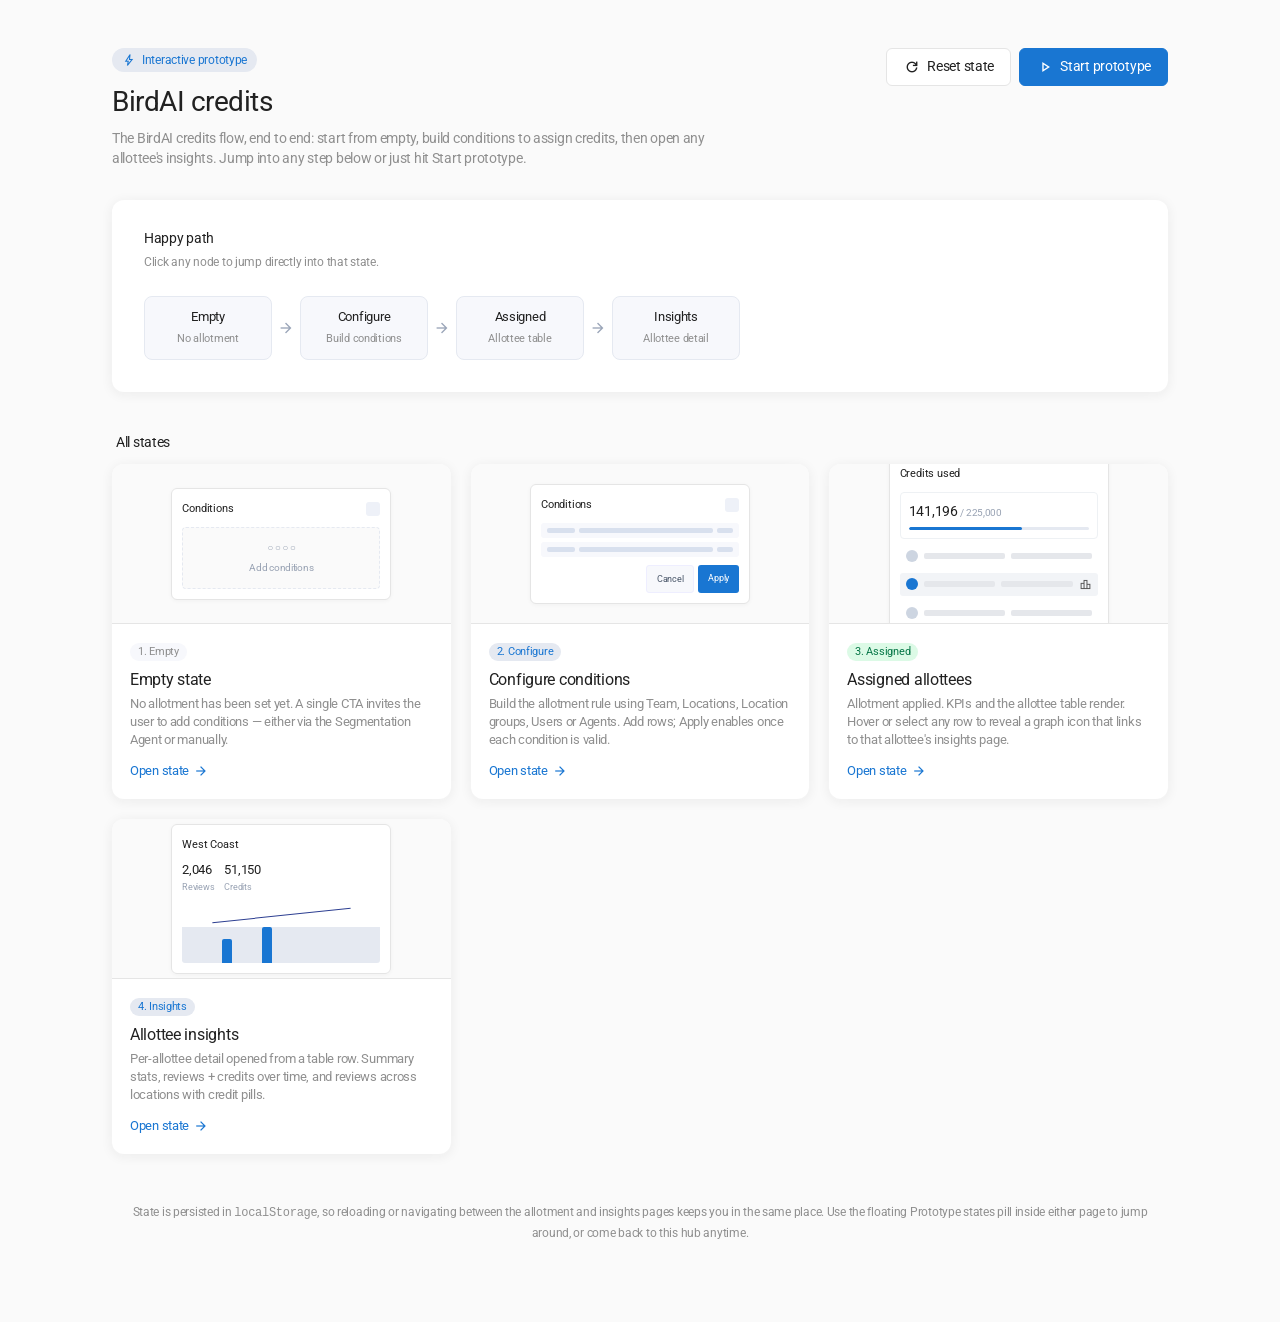
<file: Billing/birdai_credits_prototype.html>
<!DOCTYPE html>
<!--
  BirdAI credits — Prototype hub
  Landing page for the interactive prototype. Shows every state discussed
  with a short description, the primary transitions between them, and a
  one-click link into each state.
-->
<html lang="en">
<head>
<meta charset="UTF-8"/>
<meta name="viewport" content="width=device-width, initial-scale=1.0"/>
<title>BirdAI credits — Prototype</title>
<link rel="preconnect" href="https://fonts.googleapis.com"/>
<link rel="preconnect" href="https://fonts.gstatic.com" crossorigin/>
<link rel="stylesheet" href="https://fonts.googleapis.com/css2?family=Material+Symbols+Outlined:opsz,wght,FILL,GRAD@20,400,0,0&display=block"/>
<link rel="stylesheet" href="../ds-tokens.css"/>
<style>
*,*::before,*::after{box-sizing:border-box;margin:0;padding:0}
body{
  font-family:var(--ds-font-family);
  background:var(--ds-color-bg-subtle);color:var(--ds-color-text-primary);
  min-height:100vh;font-size:14px;line-height:20px;letter-spacing:-0.28px;
  -webkit-font-smoothing:antialiased;
}

/* ── Layout ── */
.hub{max-width:1120px;margin:0 auto;padding:48px 32px 80px}

/* ── Header ── */
.hub-hdr{display:flex;align-items:flex-start;justify-content:space-between;gap:24px;margin-bottom:32px}
.hub-eyebrow{
  display:inline-flex;align-items:center;gap:6px;
  font-size:12px;line-height:16px;color:var(--ds-color-blue-primary);
  background:#E5E9F1;padding:4px 10px;border-radius:20px;margin-bottom:12px;
}
.hub-eyebrow .material-symbols-outlined{font-size:14px}
.hub-title{font-size:28px;font-weight:400;letter-spacing:-0.5px;line-height:36px;margin-bottom:8px}
.hub-sub{font-size:14px;color:var(--ds-color-text-muted);max-width:620px}
.hub-actions{display:flex;align-items:center;gap:8px;flex-shrink:0}
.btn{
  font-family:inherit;font-size:14px;padding:8px 16px;border-radius:6px;
  cursor:pointer;border:1px solid transparent;display:inline-flex;align-items:center;gap:6px;
  line-height:1.4;white-space:nowrap;text-decoration:none;
}
.btn .material-symbols-outlined{font-size:18px}
.btn-primary{background:var(--ds-color-blue-primary);color:#fff;border-color:var(--ds-color-blue-primary)}
.btn-primary:hover{background:var(--ds-color-blue-dark)}
.btn-secondary{background:#fff;color:var(--ds-color-text-primary);border-color:var(--ds-color-border)}
.btn-secondary:hover{background:#fafafa}

/* ── Flow diagram ── */
.flow-card{
  background:#fff;border-radius:12px;
  box-shadow:0 2px 12px 1px rgba(33,33,33,0.06);
  padding:28px 32px;margin-bottom:40px;
}
.flow-title{font-size:14px;font-weight:400;margin-bottom:4px}
.flow-sub{font-size:12px;color:var(--ds-color-text-muted);margin-bottom:24px}
.flow-row{
  display:flex;align-items:center;gap:0;flex-wrap:wrap;
  overflow-x:auto;padding-bottom:4px;
}
.flow-node{
  flex-shrink:0;min-width:128px;padding:10px 14px;
  background:#F7F8FC;border:1px solid #E5E9F1;border-radius:8px;
  text-align:center;display:flex;flex-direction:column;gap:2px;
  cursor:pointer;text-decoration:none;color:inherit;
  transition:background 0.15s ease, border-color 0.15s ease;
}
.flow-node:hover{background:#EEF1F8;border-color:#C7D2E8}
.flow-node-title{font-size:13px;color:var(--ds-color-text-primary);font-weight:400}
.flow-node-sub{font-size:11px;color:var(--ds-color-text-muted)}
.flow-arrow{
  flex-shrink:0;width:28px;display:flex;align-items:center;justify-content:center;
  color:#9AA5B8;
}
.flow-arrow .material-symbols-outlined{font-size:18px}

/* ── State grid ── */
.section-title{font-size:14px;font-weight:400;margin:0 4px 12px}
.grid{
  display:grid;
  grid-template-columns:repeat(auto-fill, minmax(300px, 1fr));
  gap:20px;
}
.card{
  background:#fff;border-radius:12px;
  box-shadow:0 2px 12px 1px rgba(33,33,33,0.06);
  overflow:hidden;display:flex;flex-direction:column;
  text-decoration:none;color:inherit;
  transition:transform 0.15s ease, box-shadow 0.15s ease;
}
.card:hover{transform:translateY(-2px);box-shadow:0 6px 20px 2px rgba(33,33,33,0.1)}
.card-preview{
  height:160px;position:relative;overflow:hidden;
  border-bottom:1px solid var(--ds-color-border);
  background:var(--ds-color-bg-subtle);
  display:flex;align-items:center;justify-content:center;
}
.card-body{padding:16px 18px 18px}
.card-chip{
  display:inline-flex;align-items:center;gap:4px;font-size:11px;line-height:14px;
  color:var(--ds-color-text-muted);background:#F7F8FC;
  padding:2px 8px;border-radius:20px;margin-bottom:8px;
}
.card-chip.ok{color:#067647;background:#DCFAE6}
.card-chip.blue{color:var(--ds-color-blue-primary);background:#E5E9F1}
.card-title{font-size:16px;font-weight:400;line-height:22px;margin-bottom:4px}
.card-desc{font-size:13px;color:var(--ds-color-text-muted);line-height:18px;min-height:54px}
.card-cta{
  display:inline-flex;align-items:center;gap:4px;
  font-size:13px;color:var(--ds-color-blue-primary);margin-top:12px;
}
.card-cta .material-symbols-outlined{font-size:16px}

/* ── Mini state previews (SVG-ish via divs) ── */
.mp{
  width:220px;background:#fff;border:1px solid var(--ds-color-border);
  border-radius:6px;padding:10px;font-size:10px;color:#888;
  box-shadow:0 1px 4px rgba(0,0,0,0.04);
}
.mp-hdr{display:flex;align-items:center;justify-content:space-between;margin-bottom:8px}
.mp-title{font-size:11px;font-weight:400;color:var(--ds-color-text-primary);letter-spacing:-0.2px}
.mp-hdr-dot{width:14px;height:14px;background:#eef1f8;border-radius:3px}
.mp-kpi{
  border:1px solid #eef1f4;border-radius:4px;padding:8px;margin-bottom:6px;
}
.mp-kpi-num{font-size:14px;color:var(--ds-color-text-primary);font-weight:400}
.mp-kpi-bar{height:3px;background:#E5E9F1;border-radius:2px;margin-top:4px;overflow:hidden}
.mp-kpi-bar > span{display:block;height:100%;background:var(--ds-color-blue-primary);border-radius:2px}
.mp-body{background:#fafafa;border:1px dashed #E5E9F1;border-radius:4px;padding:10px;text-align:center;color:#98a2b3}
.mp-rows{display:flex;flex-direction:column;gap:6px;margin-top:6px}
.mp-row{display:flex;align-items:center;gap:6px;padding:5px 6px;border-radius:3px}
.mp-row.selected{background:#F2F4F7}
.mp-avatar{width:12px;height:12px;border-radius:50%;background:#cdd5e1;flex-shrink:0}
.mp-line{height:6px;background:#e5e7eb;border-radius:2px;flex:1}
.mp-line.short{max-width:50%}
.mp-cond{
  display:flex;align-items:center;gap:4px;margin-bottom:4px;
  background:#F7F8FC;padding:5px 6px;border-radius:3px;
}
.mp-cond > span{height:5px;background:#d8e0ee;border-radius:2px}
.mp-cond > span:nth-child(1){width:28px}
.mp-cond > span:nth-child(2){flex:1}
.mp-cond > span:nth-child(3){width:16px}
.mp-chart{
  background:linear-gradient(to top, #E5E9F1 0%, #E5E9F1 60%, transparent 60%);
  height:60px;border-radius:3px;position:relative;margin-top:4px;
}
.mp-chart::before,.mp-chart::after{
  content:"";position:absolute;bottom:0;width:10px;background:var(--ds-color-blue-primary);
  border-radius:2px 2px 0 0;
}
.mp-chart::before{left:20%;height:40%}
.mp-chart::after{left:40%;height:60%}
.mp-chart-line{
  position:absolute;left:15%;right:15%;top:20%;height:1px;
  background:linear-gradient(90deg, #2C3E91 0%, #2C3E91 100%);
  transform:rotate(-6deg);
}

/* ── Footer ── */
.hub-foot{margin-top:48px;text-align:center;font-size:12px;color:var(--ds-color-text-muted)}
.hub-foot a{color:var(--ds-color-blue-primary);text-decoration:none}
.hub-foot a:hover{text-decoration:underline}
</style>
</head>
<body>

<div class="hub">

  <!-- Header -->
  <header class="hub-hdr">
    <div>
      <div class="hub-eyebrow">
        <span class="material-symbols-outlined">bolt</span>
        Interactive prototype
      </div>
      <h1 class="hub-title">BirdAI credits</h1>
      <p class="hub-sub">
        The BirdAI credits flow, end to end: start from empty, build conditions
        to assign credits, then open any allottee's insights. Jump into any
        step below or just hit Start prototype.
      </p>
    </div>
    <div class="hub-actions">
      <a class="btn btn-secondary" href="birdai_credits_allotment.html?reset=1">
        <span class="material-symbols-outlined">refresh</span>
        Reset state
      </a>
      <a class="btn btn-primary" href="birdai_credits_allotment.html?reset=1">
        <span class="material-symbols-outlined">play_arrow</span>
        Start prototype
      </a>
    </div>
  </header>

  <!-- Flow diagram -->
  <section class="flow-card">
    <div class="flow-title">Happy path</div>
    <div class="flow-sub">Click any node to jump directly into that state.</div>
    <div class="flow-row">
      <a class="flow-node" href="birdai_credits_allotment.html?state=empty&reset=1">
        <span class="flow-node-title">Empty</span>
        <span class="flow-node-sub">No allotment</span>
      </a>
      <div class="flow-arrow"><span class="material-symbols-outlined">arrow_forward</span></div>
      <a class="flow-node" href="birdai_credits_allotment.html?state=configure">
        <span class="flow-node-title">Configure</span>
        <span class="flow-node-sub">Build conditions</span>
      </a>
      <div class="flow-arrow"><span class="material-symbols-outlined">arrow_forward</span></div>
      <a class="flow-node" href="birdai_credits_allotment.html?state=assigned">
        <span class="flow-node-title">Assigned</span>
        <span class="flow-node-sub">Allottee table</span>
      </a>
      <div class="flow-arrow"><span class="material-symbols-outlined">arrow_forward</span></div>
      <a class="flow-node" href="birdai_credits_insights.html?allottee=West%20Coast&type=Location%20groups">
        <span class="flow-node-title">Insights</span>
        <span class="flow-node-sub">Allottee detail</span>
      </a>
    </div>
  </section>

  <!-- All states -->
  <h2 class="section-title">All states</h2>
  <div class="grid">

    <!-- Empty -->
    <a class="card" href="birdai_credits_allotment.html?state=empty&reset=1">
      <div class="card-preview">
        <div class="mp">
          <div class="mp-hdr"><span class="mp-title">Conditions</span><span class="mp-hdr-dot"></span></div>
          <div class="mp-body">○ ○ ○ ○<br/>Add conditions</div>
        </div>
      </div>
      <div class="card-body">
        <span class="card-chip">1. Empty</span>
        <div class="card-title">Empty state</div>
        <div class="card-desc">No allotment has been set yet. A single CTA invites the user to add conditions — either via the Segmentation Agent or manually.</div>
        <span class="card-cta">Open state <span class="material-symbols-outlined">arrow_forward</span></span>
      </div>
    </a>

    <!-- Configure -->
    <a class="card" href="birdai_credits_allotment.html?state=configure">
      <div class="card-preview">
        <div class="mp">
          <div class="mp-hdr"><span class="mp-title">Conditions</span><span class="mp-hdr-dot"></span></div>
          <div class="mp-cond"><span></span><span></span><span></span></div>
          <div class="mp-cond"><span></span><span></span><span></span></div>
          <div style="display:flex;justify-content:flex-end;gap:4px;margin-top:8px">
            <div style="padding:3px 10px;background:#f7f8fc;border:1px solid #eef;border-radius:3px;font-size:9px;color:#475467">Cancel</div>
            <div style="padding:3px 10px;background:var(--ds-color-blue-primary);border-radius:3px;font-size:9px;color:#fff">Apply</div>
          </div>
        </div>
      </div>
      <div class="card-body">
        <span class="card-chip blue">2. Configure</span>
        <div class="card-title">Configure conditions</div>
        <div class="card-desc">Build the allotment rule using Team, Locations, Location groups, Users or Agents. Add rows; Apply enables once each condition is valid.</div>
        <span class="card-cta">Open state <span class="material-symbols-outlined">arrow_forward</span></span>
      </div>
    </a>

    <!-- Assigned -->
    <a class="card" href="birdai_credits_allotment.html?state=assigned">
      <div class="card-preview">
        <div class="mp">
          <div class="mp-hdr"><span class="mp-title">Credits used</span></div>
          <div class="mp-kpi">
            <div class="mp-kpi-num">141,196 <span style="font-size:10px;color:#98a2b3">/ 225,000</span></div>
            <div class="mp-kpi-bar"><span style="width:62.8%"></span></div>
          </div>
          <div class="mp-rows">
            <div class="mp-row"><span class="mp-avatar"></span><span class="mp-line"></span><span class="mp-line short"></span></div>
            <div class="mp-row selected">
              <span class="mp-avatar" style="background:#1976D2"></span>
              <span class="mp-line"></span>
              <span class="mp-line short"></span>
              <span class="material-symbols-outlined" style="font-size:13px;color:#555">leaderboard</span>
            </div>
            <div class="mp-row"><span class="mp-avatar"></span><span class="mp-line"></span><span class="mp-line short"></span></div>
          </div>
        </div>
      </div>
      <div class="card-body">
        <span class="card-chip ok">3. Assigned</span>
        <div class="card-title">Assigned allottees</div>
        <div class="card-desc">Allotment applied. KPIs and the allottee table render. Hover or select any row to reveal a graph icon that links to that allottee's insights page.</div>
        <span class="card-cta">Open state <span class="material-symbols-outlined">arrow_forward</span></span>
      </div>
    </a>

    <!-- Insights -->
    <a class="card" href="birdai_credits_insights.html?allottee=West%20Coast&type=Location%20groups">
      <div class="card-preview">
        <div class="mp">
          <div class="mp-hdr"><span class="mp-title">West Coast</span></div>
          <div style="display:flex;gap:10px;margin-bottom:6px">
            <div>
              <div style="font-size:13px;color:var(--ds-color-text-primary);line-height:14px">2,046</div>
              <div style="font-size:9px;color:#98a2b3">Reviews</div>
            </div>
            <div>
              <div style="font-size:13px;color:var(--ds-color-text-primary);line-height:14px">51,150</div>
              <div style="font-size:9px;color:#98a2b3">Credits</div>
            </div>
          </div>
          <div class="mp-chart">
            <div class="mp-chart-line"></div>
          </div>
        </div>
      </div>
      <div class="card-body">
        <span class="card-chip blue">4. Insights</span>
        <div class="card-title">Allottee insights</div>
        <div class="card-desc">Per-allottee detail opened from a table row. Summary stats, reviews + credits over time, and reviews across locations with credit pills.</div>
        <span class="card-cta">Open state <span class="material-symbols-outlined">arrow_forward</span></span>
      </div>
    </a>

  </div>

  <!-- Footer -->
  <div class="hub-foot">
    State is persisted in <code>localStorage</code>, so reloading or navigating between the allotment and insights pages keeps you in the same place.
    Use the floating Prototype states pill inside either page to jump around, or come back to this hub anytime.
  </div>

</div>

</body>
</html>
</file>
<file: ds-tokens.css>
/* ============================================================
   Aero Design System — CSS tokens (Elemental / Birdeye)

   Source of truth for values: RISHI-AERO-DS-TOKENS.md
   Use those names when designing; consume --aero-* or --ds-* here.
   Do not introduce ad-hoc hex in pages when a token exists.

   Figma (legacy ref): xecPAre4cKkeXEdvTig1oI
   ============================================================ */

@import url('https://fonts.googleapis.com/css2?family=Roboto:ital,wght@0,300;0,400;0,500;0,600;0,700;1,400&display=swap');

:root {

  /* ── TYPOGRAPHY (RISHI) ───────────────────────────────── */
  --aero-font-family:     'Roboto', sans-serif;
  /* Same as UI: Roboto-only stack (no system mono fallbacks). */
  --aero-font-mono:       'Roboto', sans-serif;

  --aero-fs-10:  10px;
  --aero-fs-12:  12px;
  --aero-fs-14:  14px;
  --aero-fs-16:  16px;
  --aero-fs-18:  18px;
  --aero-fs-20:  20px;
  --aero-fs-24:  24px;
  --aero-fs-28:  28px;
  --aero-fs-32:  32px;

  --aero-fw-regular: 400;
  --aero-fw-medium:  500;
  --aero-fw-bold:    700;

  --aero-lh-10: 15px;
  --aero-lh-12: 18px;
  --aero-lh-14: 21px;
  --aero-lh-16: 24px;
  --aero-lh-18: 27px;
  --aero-lh-20: 30px;
  --aero-lh-24: 36px;
  --aero-lh-28: 42px;
  --aero-lh-32: 48px;

  /* Legacy DS aliases — typography */
  --ds-font-family:         var(--aero-font-family);
  --ds-font-size-xs:       11px;
  --ds-font-size-sm:       var(--aero-fs-12);
  --ds-font-size-base:     var(--aero-fs-14);
  --ds-font-size-md:       var(--aero-fs-16);
  --ds-font-size-lg:       var(--aero-fs-18);
  --ds-font-size-xl:       var(--aero-fs-20);
  --ds-font-weight-regular: var(--aero-fw-regular);
  --ds-font-weight-medium:  var(--aero-fw-medium);
  --ds-font-weight-semibold: 600;
  --ds-font-weight-bold:    var(--aero-fw-bold);
  /* Aliases for RISHI font-size tokens (use in new CSS) */
  --aero-font-size-10: var(--aero-fs-10);
  --aero-font-size-12: var(--aero-fs-12);
  --aero-font-size-14: var(--aero-fs-14);
  --aero-font-size-16: var(--aero-fs-16);
  --aero-font-size-18: var(--aero-fs-18);
  --aero-font-size-20: var(--aero-fs-20);
  --aero-font-size-24: var(--aero-fs-24);
  --aero-font-size-28: var(--aero-fs-28);
  --aero-font-size-32: var(--aero-fs-32);

  /* ── GRAY (RISHI) ─────────────────────────────────────── */
  --aero-gray-0:    #ffffff;
  --aero-gray-10:   #fafafa;
  --aero-gray-20:   #f5f5f5;
  --aero-gray-30:   #efefef;
  --aero-gray-40:   #eaeaea;
  --aero-gray-50:   #e5e5e5;
  --aero-gray-60:   #cccccc;
  --aero-gray-70:   #b8b8b8;
  --aero-gray-80:   #a3a3a3;
  --aero-gray-90:   #8f8f8f;
  --aero-gray-100:  #757575;
  --aero-gray-200:  #656565;
  --aero-gray-300:  #555555;
  --aero-gray-400:  #454545;
  --aero-gray-500:  #353535;
  --aero-gray-600:  #303030;
  --aero-gray-900:  #212121;
  --aero-gray-1000: #2c3e50;
  --aero-gray-2000: #e5e9f0;

  /* ── BLUE (RISHI) ───────────────────────────────────── */
  --aero-blue-10:  #f6fafe;
  --aero-blue-20:  #ecf5fd;
  --aero-blue-30:  #e3effc;
  --aero-blue-40:  #daeafb;
  --aero-blue-50:  #d1e5f9;
  --aero-blue-60:  #a4ccf4;
  --aero-blue-70:  #7fb8f0;
  --aero-blue-80:  #5ba4ec;
  --aero-blue-90:  #3790e7;
  --aero-blue-100: #1976d2;
  --aero-blue-200: #1565b4;
  --aero-blue-300: #125598;
  --aero-blue-400: #0f457c;
  --aero-blue-500: #0b355f;
  --aero-blue-900: #07213a;

  /* ── RED (RISHI) ─────────────────────────────────────── */
  --aero-red-10:  #fef6f5;
  --aero-red-20:  #feeceb;
  --aero-red-30:  #fde3e1;
  --aero-red-70:  #f88078;
  --aero-red-80:  #f65d51;
  --aero-red-90:  #f3382b;
  --aero-red-100: #de1b0c;
  --aero-red-200: #bf170a;

  /* ── GREEN (RISHI) ───────────────────────────────────── */
  --aero-green-10:  #f8fcf7;
  --aero-green-20:  #f1faf0;
  --aero-green-50:  #dcf1d9;
  --aero-green-90:  #68c559;
  --aero-green-100: #4cae3d;
  --aero-green-200: #419535;

  /* ── YELLOW (RISHI) ──────────────────────────────────── */
  --aero-yellow-10:  #fffcf5;
  --aero-yellow-20:  #fff9ea;
  --aero-yellow-50:  #fef1cc;
  --aero-yellow-90:  #fbc123;
  --aero-yellow-100: #e6aa04;
  --aero-yellow-200: #c69204;

  /* ── SPACING (RISHI margin/padding scale) ─────────────── */
  --aero-md-0:  0px;
  --aero-md-2:  2px;
  --aero-md-4:  4px;
  --aero-md-8:  8px;
  --aero-md-12: 12px;
  --aero-md-16: 16px;
  --aero-md-20: 20px;
  --aero-md-24: 24px;
  --aero-pd-0:  0px;
  --aero-pd-2:  2px;
  --aero-pd-4:  4px;
  --aero-pd-8:  8px;
  --aero-pd-12: 12px;
  --aero-pd-16: 16px;
  --aero-pd-20: 20px;
  --aero-pd-24: 24px;

  /* ── RADIUS (RISHI) ─────────────────────────────────── */
  --aero-radius-xs:   2px;
  --aero-radius-sm:   4px;
  --aero-radius-md:   8px;
  --aero-radius-lg:  12px;
  --aero-radius-xl:  16px;
  --aero-radius-xxl: 24px;
  --aero-radius-pill: 999px;

  /* ── Legacy semantic --ds-color-* (map to RISHI) ────── */
  --ds-color-bg-page:       var(--aero-gray-10);
  --ds-color-bg-surface:    var(--aero-gray-0);
  --ds-color-bg-subtle:     var(--aero-gray-10);
  --ds-color-bg-muted:      var(--aero-gray-20);
  --ds-color-text-primary:  var(--aero-gray-900);
  --ds-color-text-secondary: var(--aero-gray-300);
  --ds-color-text-muted:     var(--aero-gray-90);
  --ds-color-text-icon:      var(--aero-gray-600);

  /* Default border: RISHI $gray50; subtle: $gray40 */
  --ds-color-border:         var(--aero-gray-50);
  --ds-color-border-strong:  var(--aero-gray-50);
  --ds-color-border-subtle:    var(--aero-gray-40);
  --ds-color-border-input:   var(--aero-gray-2000);

  /* Primary / interactive (links: blue100; buttons per RISHI: blue200 + hover blue300) */
  --ds-color-blue-primary:   var(--aero-blue-100);
  --ds-color-blue-100:       var(--aero-blue-100);
  --ds-color-blue-200:       var(--aero-blue-200);
  --ds-color-blue-300:       var(--aero-blue-300);
  --ds-color-blue-90:        var(--aero-blue-90);
  --ds-color-blue-selected:  var(--aero-blue-20);
  --ds-color-blue-dark:      var(--aero-blue-300);
  /* Primary CTA / filled button (RISHI: $blue200, hover $blue300) */
  --ds-color-button-primary:       var(--aero-blue-200);
  --ds-color-button-primary-hover: var(--aero-blue-300);

  --ds-color-rail-bg:       var(--aero-gray-2000);

  --ds-color-success:        var(--aero-green-100);
  --ds-color-success-bg:     var(--aero-green-20);
  --ds-color-danger:         var(--aero-red-90);
  --ds-color-danger-bg:      var(--aero-red-20);
  --ds-color-warning:        var(--aero-yellow-100);
  /* legacy badge red — align to RISHI red */
  --ds-color-badge:          #ef4444;

  /* Legacy --ds-space-* → RISHI md */
  --ds-space-1:  var(--aero-md-4);
  --ds-space-2:  var(--aero-md-8);
  --ds-space-3:  var(--aero-md-12);
  --ds-space-4:  var(--aero-md-16);
  --ds-space-5:  var(--aero-md-20);
  --ds-space-6:  var(--aero-md-24);

  /* Legacy radii */
  --ds-radius-sm:   var(--aero-radius-sm);
  --ds-radius-md:   6px;
  --ds-radius-lg:   var(--aero-radius-lg);
  --ds-radius-full: var(--aero-radius-pill);
  /* Card / panel radius per RISHI $mdBorderRadius 8px */
  --ds-radius-card: var(--aero-radius-md);

  /* ── COMPONENT HEIGHTS ── */
  --ds-height-topnav:   52px;
  --ds-height-row-sm:   24px;
  --ds-height-row-md:   28px;
  --ds-height-row-lg:   37px;
  --ds-height-page-hdr: 52px;

  /* ── COMPONENT WIDTHS ── */
  --ds-width-rail:    56px;
  --ds-width-sidebar: 222px;
  --ds-width-icon:    20px;
  --ds-width-btn:     28px;

  /* ── SHADOWS ── */
  --ds-shadow-panel: -4px 0 24px rgba(0,0,0,0.08);
  --ds-shadow-card:  0 1px 3px rgba(0,0,0,0.08);
  --ds-shadow-drawer: -12px 0 40px rgba(0,0,0,0.12);
  --ds-shadow-menu:   0 8px 24px rgba(0,0,0,0.12);
  --ds-shadow-toast:  0 4px 12px rgba(15,23,42,0.1);
  --ds-shadow-float:  0 4px 12px rgba(0,0,0,0.24);
  --ds-shadow-raised: 0 12px 32px rgba(0,0,0,0.18);

  /* Hover / backdrop overlays — use instead of repeating rgba in screens */
  --ds-overlay-black-060: rgba(0, 0, 0, 0.06);
  --ds-overlay-black-040: rgba(0, 0, 0, 0.04);
  --ds-overlay-dialog-scrim: rgba(15, 23, 42, 0.35);

  /* Material Symbols Outlined — load in HTML
     <link href="https://fonts.googleapis.com/css2?family=Material+Symbols+Outlined:..."/> */
  --ds-icon-size: 20px;
}

/* Roboto = primary UI (RISHI). Form controls inherit. */
html {
  font-family: var(--aero-font-family);
}
button,
input,
optgroup,
select,
textarea {
  font-family: inherit;
}
</file>
